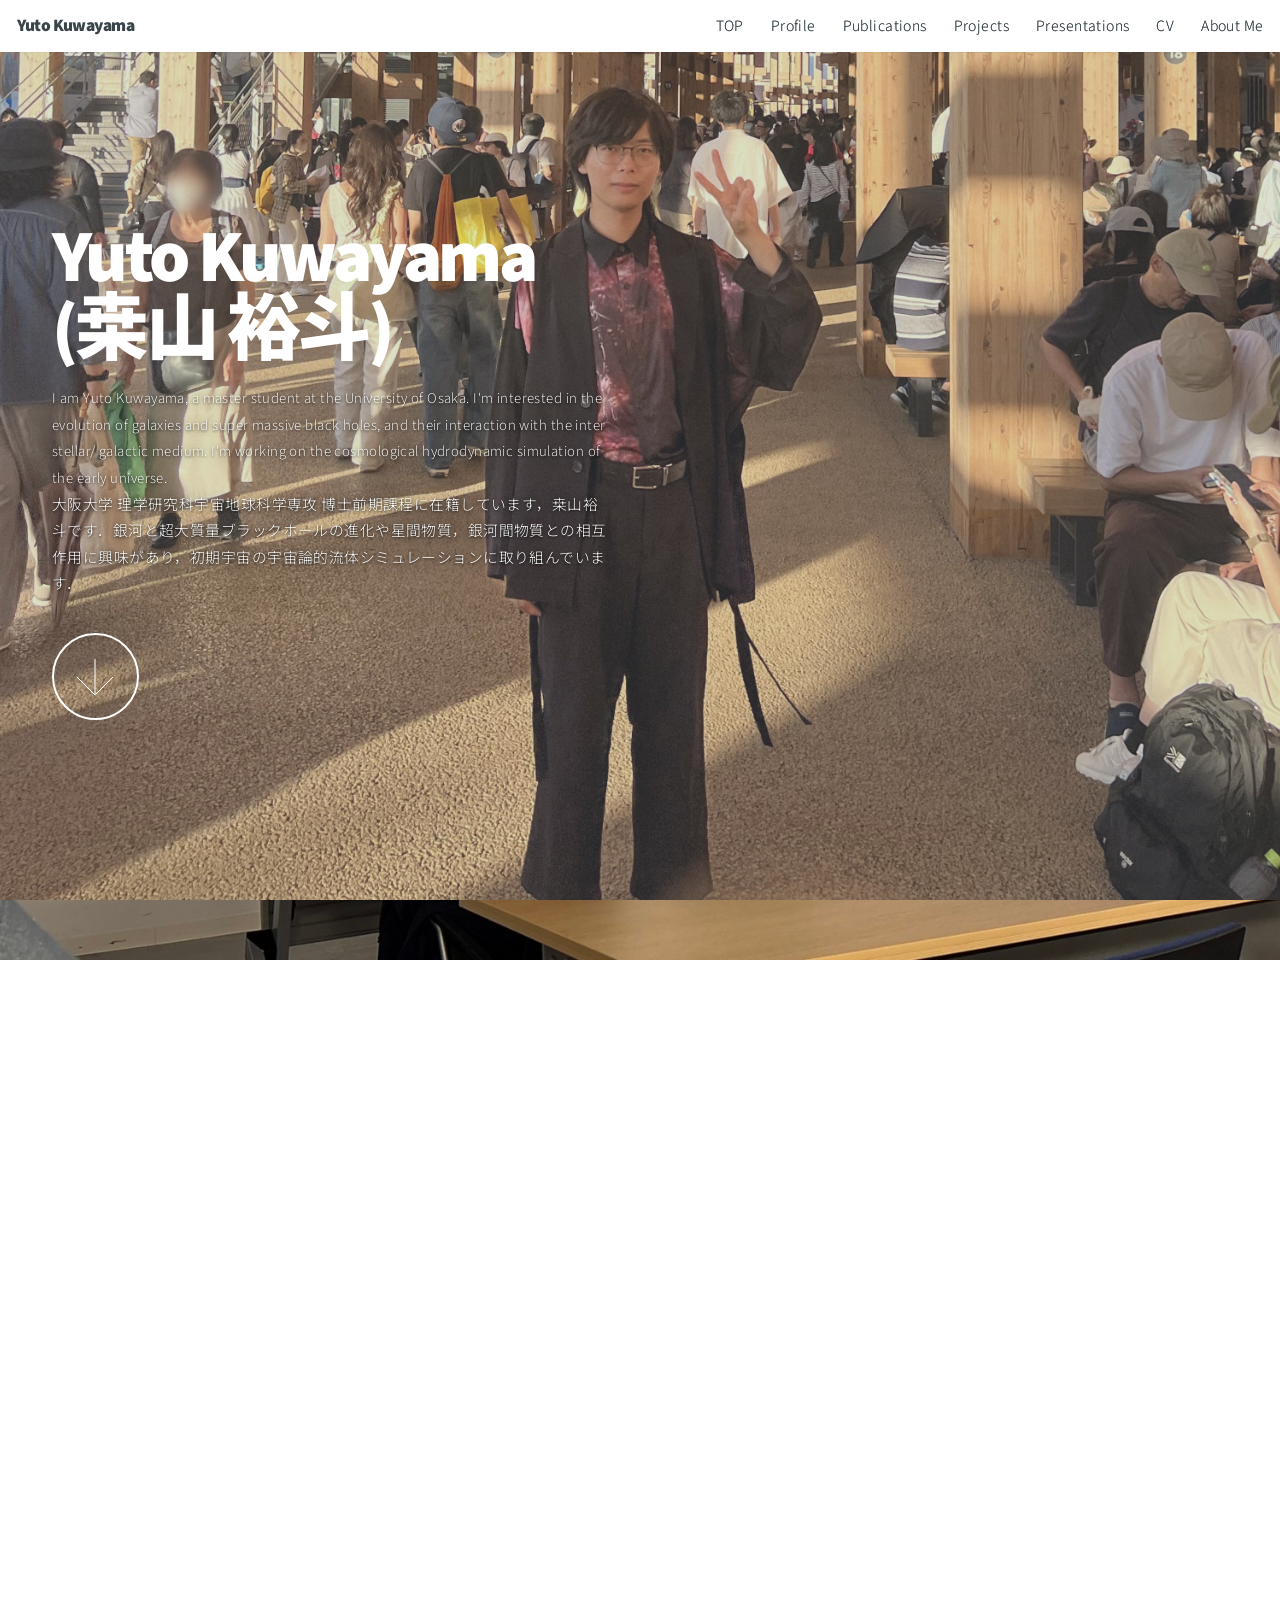
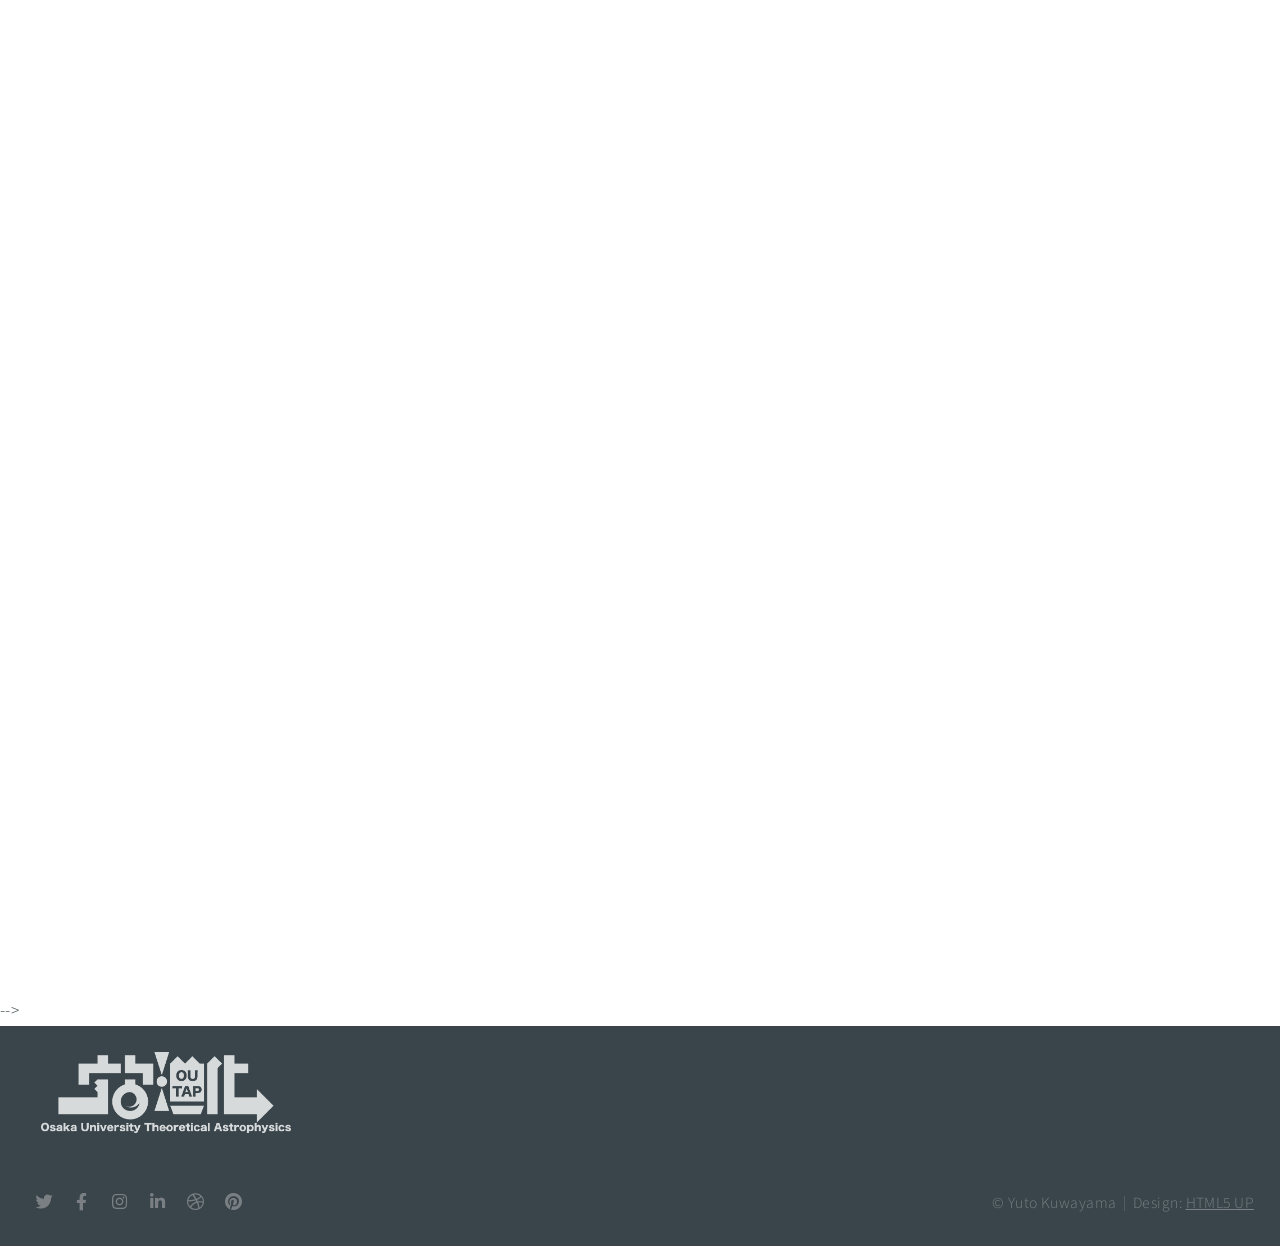
<file: index.html>
<!DOCTYPE HTML>
<!--
	Big Picture by HTML5 UP
	html5up.net | @ajlkn
	Free for personal and commercial use under the CCA 3.0 license (html5up.net/license)
-->
<html>
	<head>
		<title>Yuto Kuwayama - TOP</title>
		<meta charset="utf-8" />
		<meta name="viewport" content="width=device-width, initial-scale=1, user-scalable=no" />
		<link rel="stylesheet" href="assets/css/main.css" />
		<noscript><link rel="stylesheet" href="assets/css/noscript.css" /></noscript>

		<!-- GoatCounter (アクセス解析 / Cookie なし) -->
		<script data-goatcounter="https://yutokuwayama.goatcounter.com/count"
		        async src="//gc.zgo.at/count.js"></script>
	</head>
	<body class="is-preload">

		<!-- Header -->
			<header id="header">
				<h1>Yuto Kuwayama</h1>
				<nav>
					<ul>
						<li><a href="#intro">TOP</a></li>
						<li><a href="profile.html">Profile</a></li>
						<li><a href="publications.html">Publications</a></li>
						<li><a href="projects.html">Projects</a></li>
						<li><a href="presentations.html">Presentations</a></li>
						<!-- <li><a href="#contact">Contact</a></li>  -->
						<li><a href="Curriculum_Vitae.pdf" target="_blank">CV</a></li>
						<li><a href="aboutme.html">About Me</a></li>
					</ul>
				</nav>
		    <button class="menu-trigger" id="menu-trigger">
		        <span></span>
		        <span></span>
		        <span></span>
		    </button>
		
			<nav id="nav-menu">
				<ul>
					<li><a href="index.html">TOP</a></li>
					<li><a href="profile.html">Profile</a></li>
					<li><a href="publications.html">Publications</a></li>
					<li><a href="projects.html">Projects</a></li>
					<li><a href="presentations.html">Presentations</a></li>
					<li><a href="Curriculum_Vitae.pdf" target="_blank">CV</a></li>
					<li><a href="aboutme.html">About Me</a></li>
				</ul>
			</nav>
			</header>

		<!-- Intro -->
			<section id="intro" class="main style1 dark fullscreen">
				<div class="content">
					<header>
						<h2>Yuto Kuwayama <br> (桒山  裕斗)</h2>
					</header>
					<!-- <p>Welcome to <strong>Big Picture</strong> a responsive site template designed by <a href="https://html5up.net">HTML5 UP</a><br />
					and released for free under the <a href="https://html5up.net/license">Creative Commons Attribution license</a>.</p> -->
					<p> I am Yuto Kuwayama, a master student at the University of Osaka. I'm interested in the evolution of galaxies and super massive black holes, and their interaction with the inter stellar/ galactic medium.
						I'm working on the cosmological hydrodynamic simulation of the early universe. <br>
						大阪大学 理学研究科宇宙地球科学専攻 博士前期課程に在籍しています，桒山裕斗です．銀河と超大質量ブラックホールの進化や星間物質，銀河間物質との相互作用に興味があり，初期宇宙の宇宙論的流体シミュレーションに取り組んでいます．
					</p>
					<footer>
						<a href="#news" class="button style2 down">More</a>
					</footer>
				</div>
			</section>

	<section id="news" class="main style2 left dark fullscreen">
        <div class="content box style2" style="max-width: 850px; padding: 2.5rem;">
            <header>
                <h2>News</h2>
            </header>
            
            <div class="news-scroll-window" style="max-height: 400px; overflow-y: auto; padding-right: 15px; text-align: left;">				
				<ul class="news-list" style="list-style: none; padding: 0; margin: 0;">

					<li style="display: flex; align-items: flex-start; margin-bottom: 1.2rem; padding-bottom: 0.8rem; border-bottom: 1px solid rgba(255, 255, 255, 0.1); font-size: 0.95rem; line-height: 1.5;">
                        <span class="news-date" style="font-weight: bold; flex: 0 0 130px; color: #191818;">November 2026</span>
                        <span class="news-text" style="flex: 1; color: rgba(0, 0, 0, 0.85);">I gave a contribution talk at <a href="https://indico.ipmu.jp/event/525/" target="_blank">Toward a Complete Census of AGN with Large Field Surveys: Emerging Results from Subaru PFS</a>.</span>
                    </li>

					<li style="display: flex; align-items: flex-start; margin-bottom: 1.2rem; padding-bottom: 0.8rem; border-bottom: 1px solid rgba(255, 255, 255, 0.1); font-size: 0.95rem; line-height: 1.5;">
                        <span class="news-date" style="font-weight: bold; flex: 0 0 130px; color: #191818;">September 2026</span>
                        <span class="news-text" style="flex: 1; color: rgba(0, 0, 0, 0.85);">I was selected as a JSPS Research Fellow (DC1), starting April 2027.</span>
                    </li>

					<li style="display: flex; align-items: flex-start; margin-bottom: 1.2rem; padding-bottom: 0.8rem; border-bottom: 1px solid rgba(255, 255, 255, 0.1); font-size: 0.95rem; line-height: 1.5;">
                        <span class="news-date" style="font-weight: bold; flex: 0 0 130px; color: #191818;">September 2026</span>
                        <span class="news-text" style="flex: 1; color: rgba(0, 0, 0, 0.85);">I gave a contribution talk at the <a href="https://sites.google.com/view/galaxy-igm2026/home" target="_blank">Galaxy-IGM Workshop 2026</a>.</span>
                    </li>

					<li style="display: flex; align-items: flex-start; margin-bottom: 1.2rem; padding-bottom: 0.8rem; border-bottom: 1px solid rgba(255, 255, 255, 0.1); font-size: 0.95rem; line-height: 1.5;">
                        <span class="news-date" style="font-weight: bold; flex: 0 0 130px; color: #191818;">September 2026</span>
                        <span class="news-text" style="flex: 1; color: rgba(0, 0, 0, 0.85);">I gave a contribution talk at the <a href="https://sites.google.com/view/nenkai2026fall" target="_blank">Astronomical Society of Japan Autumn Annual Meeting 2026</a>.</span>
                    </li>

					<li style="display: flex; align-items: flex-start; margin-bottom: 1.2rem; padding-bottom: 0.8rem; border-bottom: 1px solid rgba(255, 255, 255, 0.1); font-size: 0.95rem; line-height: 1.5;">
                        <span class="news-date" style="font-weight: bold; flex: 0 0 130px; color: #191818;">August 2026</span>
                        <span class="news-text" style="flex: 1; color: rgba(0, 0, 0, 0.85);">I gave a poster and flash talk at the <a href="https://sites.google.com/view/12th-galaxy-evolution-workshop/" target="_blank">12th Galaxy Evolution Workshop</a>.</span>
                    </li>

					<li style="display: flex; align-items: flex-start; margin-bottom: 1.2rem; padding-bottom: 0.8rem; border-bottom: 1px solid rgba(255, 255, 255, 0.1); font-size: 0.95rem; line-height: 1.5;">
                        <span class="news-date" style="font-weight: bold; flex: 0 0 130px; color: #191818;">May 2026</span>
                        <span class="news-text" style="flex: 1; color: rgba(0, 0, 0, 0.85);">I gave a poster talk at the <a href="https://sites.google.com/view/keklss2026/home" target="_blank">KEK Cosmo 2026</a>.</span>
                    </li>

					<li style="display: flex; align-items: flex-start; margin-bottom: 1.2rem; padding-bottom: 0.8rem; border-bottom: 1px solid rgba(255, 255, 255, 0.1); font-size: 0.95rem; line-height: 1.5;">
                        <span class="news-date" style="font-weight: bold; flex: 0 0 130px; color: #191818;">May 2026</span>
                        <span class="news-text" style="flex: 1; color: rgba(0, 0, 0, 0.85);">I joined the <a href="https://xrsrv1.isas.jaxa.jp/event/5/overview" target="_blank">SKIRT Workshop 2026 in Kyoto</a>.</span>
                    </li>

					<li style="display: flex; align-items: flex-start; margin-bottom: 1.2rem; padding-bottom: 0.8rem; border-bottom: 1px solid rgba(255, 255, 255, 0.1); font-size: 0.95rem; line-height: 1.5;">
						<span class="news-date" style="font-weight: bold; flex: 0 0 130px; color: #191818;">April 2026</span>
						<span class="news-text" style="flex: 1; color: rgba(0, 0, 0, 0.85);">Our paper was accepted to <a href="https://iopscience.iop.org/article/10.3847/1538-4357/ae5798" target="_blank">The Astrophysical Journal</a>.</span>
					</li>

					<li style="display: flex; align-items: flex-start; margin-bottom: 1.2rem; padding-bottom: 0.8rem; border-bottom: 1px solid rgba(255, 255, 255, 0.1); font-size: 0.95rem; line-height: 1.5;">
                        <span class="news-date" style="font-weight: bold; flex: 0 0 130px; color: #191818;">April 2026</span>
                        <span class="news-text" style="flex: 1; color: rgba(0, 0, 0, 0.85);">I gave a contribution talk at the <a href="https://sites.google.com/view/camels-bp-2026/home" target="_blank">CAMELS + Baryon Pasting Meeting @ Osaka</a>.</span>
                    </li>

					<li style="display: flex; align-items: flex-start; margin-bottom: 1.2rem; padding-bottom: 0.8rem; border-bottom: 1px solid rgba(255, 255, 255, 0.1); font-size: 0.95rem; line-height: 1.5;">
						<span class="news-date" style="font-weight: bold; flex: 0 0 130px; color: #191818;">December 2025</span>
						<span class="news-text" style="flex: 1; color: rgba(0, 0, 0, 0.85);">I submitted the first paper to <a href="https://arxiv.org/abs/2512.24966" target="_blank">The Astrophysical Journal</a>.</span>
					</li>

					<li style="display: flex; align-items: flex-start; margin-bottom: 1.2rem; padding-bottom: 0.8rem; border-bottom: 1px solid rgba(255, 255, 255, 0.1); font-size: 0.95rem; line-height: 1.5;">
                        <span class="news-date" style="font-weight: bold; flex: 0 0 130px; color: #191818;">April 2025</span>
                        <span class="news-text" style="flex: 1; color: rgba(0, 0, 0, 0.85);">I entered the Master course at the University of Osaka.</span>
                    </li>
                </ul>
            </div>

        </div>
        <a href="#one" class="button style2 down anchored">Next</a>
    </section>

		<!-- One -->
			<section id="one" class="main style2 right dark fullscreen">
				<div class="content box style2">
					<header>
						<h2>Profile</h2>
					</header>
					<p>The University of Osaka, <a href="https://astro-osaka.jp/OUTAP/index.html" target="_blank">Theoretical Astrophysics Group</a> <br>
						Email: kuwayama[at]astro-osaka.jp <br>
						Research Interests: Galaxy Formation and Evolution, Co-evolution of Galaxies and Super Massive Black Holes, <a href="https://sites.google.com/view/crocodilesimulation/" target="_blank">Cosmological Hydrodynamic Simulations</a>, Radiative Transfer<br>
						<a href="profile.html">Click here for more detailed information </a>

					</p>
				</div>
				<a href="#two" class="button style2 down anchored">Next</a>
			</section>

		<!-- Two -->
			<!-- <section id="two" class="main style2 left dark fullscreen">
				<div class="content box style2">
					<header>
						<h2>Who I Am</h2>
					</header>
					<p>Lorem ipsum dolor sit amet et sapien sed elementum egestas dolore condimentum.
					Fusce blandit ultrices sapien, in accumsan orci rhoncus eu. Sed sodales venenatis arcu,
					id varius justo euismod in. Curabitur egestas consectetur magna.</p>
				</div>
				<a href="#work" class="button style2 down anchored">Next</a>
			</section> -->

		<!-- Work -->
			<!-- <section id="work" class="main style3 primary">
				<div class="content">
					<header>
						<h2>My Work</h2>
						<p>Lorem ipsum dolor sit amet et sapien sed elementum egestas dolore condimentum.
						Fusce blandit ultrices sapien, in accumsan orci rhoncus eu. Sed sodales venenatis
						arcu, id varius justo euismod in. Curabitur egestas consectetur magna vitae.</p>
					</header>

					<!-- Gallery  -->
						<!-- <div class="gallery">
							<article class="from-left">
								<a href="images/fulls/01.jpg" class="image fit"><img src="images/thumbs/01.jpg" title="The Anonymous Red" alt="" /></a>
							</article>
							<article class="from-right">
								<a href="images/fulls/02.jpg" class="image fit"><img src="images/thumbs/02.jpg" title="Airchitecture II" alt="" /></a>
							</article>
							<article class="from-left">
								<a href="images/fulls/03.jpg" class="image fit"><img src="images/thumbs/03.jpg" title="Air Lounge" alt="" /></a>
							</article>
							<article class="from-right">
								<a href="images/fulls/04.jpg" class="image fit"><img src="images/thumbs/04.jpg" title="Carry on" alt="" /></a>
							</article>
							<article class="from-left">
								<a href="images/fulls/05.jpg" class="image fit"><img src="images/thumbs/05.jpg" title="The sparkling shell" alt="" /></a>
							</article>
							<article class="from-right">
								<a href="images/fulls/06.jpg" class="image fit"><img src="images/thumbs/06.jpg" title="Bent IX" alt="" /></a>
							</article>
						</div>

				</div> -->
			</section> -->

		<!-- Contact -->
			<!-- <section id="contact" class="main style3 secondary">
				<div class="content">
					<header>
						<h2>Say Hello.</h2>
						<p>Lorem ipsum dolor sit amet et sapien sed elementum egestas dolore condimentum.</p>
					</header>
					<div class="box">
						<form method="post" action="#">
							<div class="fields">
								<div class="field half"><input type="text" name="name" placeholder="Name" /></div>
								<div class="field half"><input type="email" name="email" placeholder="Email" /></div>
								<div class="field"><textarea name="message" placeholder="Message" rows="6"></textarea></div>
							</div>
							<ul class="actions special">
								<li><input type="submit" value="Send Message" /></li>
							</ul>
						</form>
					</div>
				</div>
			</section> -->

		<!-- Footer -->
			<footer id="footer">

				<div class="affiliation-logos">
					<!-- <a href="https://www.osaka-u.ac.jp/ja" target="_blank">
						<img src="images/UOsaka.png" alt="The University of Osaka" />
					</a>
					 -->
					<a href="https://astro-osaka.jp/OUTAP/index.html" target="_blank">
						<img src="images/outap-logo8white.png" alt="Theoretical Astrophysics Group" />
					</a>
				</div>

			</footer>
				<footer id="footer">

				<!-- Icons -->
					<ul class="icons">
						<li><a href="#" class="icon brands fa-twitter"><span class="label">Twitter</span></a></li>
						<li><a href="#" class="icon brands fa-facebook-f"><span class="label">Facebook</span></a></li>
						<li><a href="#" class="icon brands fa-instagram"><span class="label">Instagram</span></a></li>
						<li><a href="#" class="icon brands fa-linkedin-in"><span class="label">LinkedIn</span></a></li>
						<li><a href="#" class="icon brands fa-dribbble"><span class="label">Dribbble</span></a></li>
						<li><a href="#" class="icon brands fa-pinterest"><span class="label">Pinterest</span></a></li>
					</ul>

				<!-- Menu -->
					<ul class="menu">
						<li>&copy; Yuto Kuwayama</li><li>Design: <a href="https://html5up.net">HTML5 UP</a></li>
					</ul>

			</footer>

		<!-- Scripts -->
			<script src="assets/js/jquery.min.js"></script>
			<script src="assets/js/jquery.poptrox.min.js"></script>
			<script src="assets/js/jquery.scrolly.min.js"></script>
			<script src="assets/js/jquery.scrollex.min.js"></script>
			<script src="assets/js/browser.min.js"></script>
			<script src="assets/js/breakpoints.min.js"></script>
			<script src="assets/js/util.js"></script>
			<script src="assets/js/main.js"></script>
			<script>
		      document.addEventListener('DOMContentLoaded', function() {
		        const trigger = document.getElementById('menu-trigger');
		        const menu = document.getElementById('nav-menu');
		
		        if (trigger && menu) {
		          trigger.addEventListener('click', function() {
		            trigger.classList.toggle('is-active');
		            menu.classList.toggle('is-active');
		          });
		        }
		      });
		    </script>
	  </body>
	</html>

	</body>

</html>
</file>
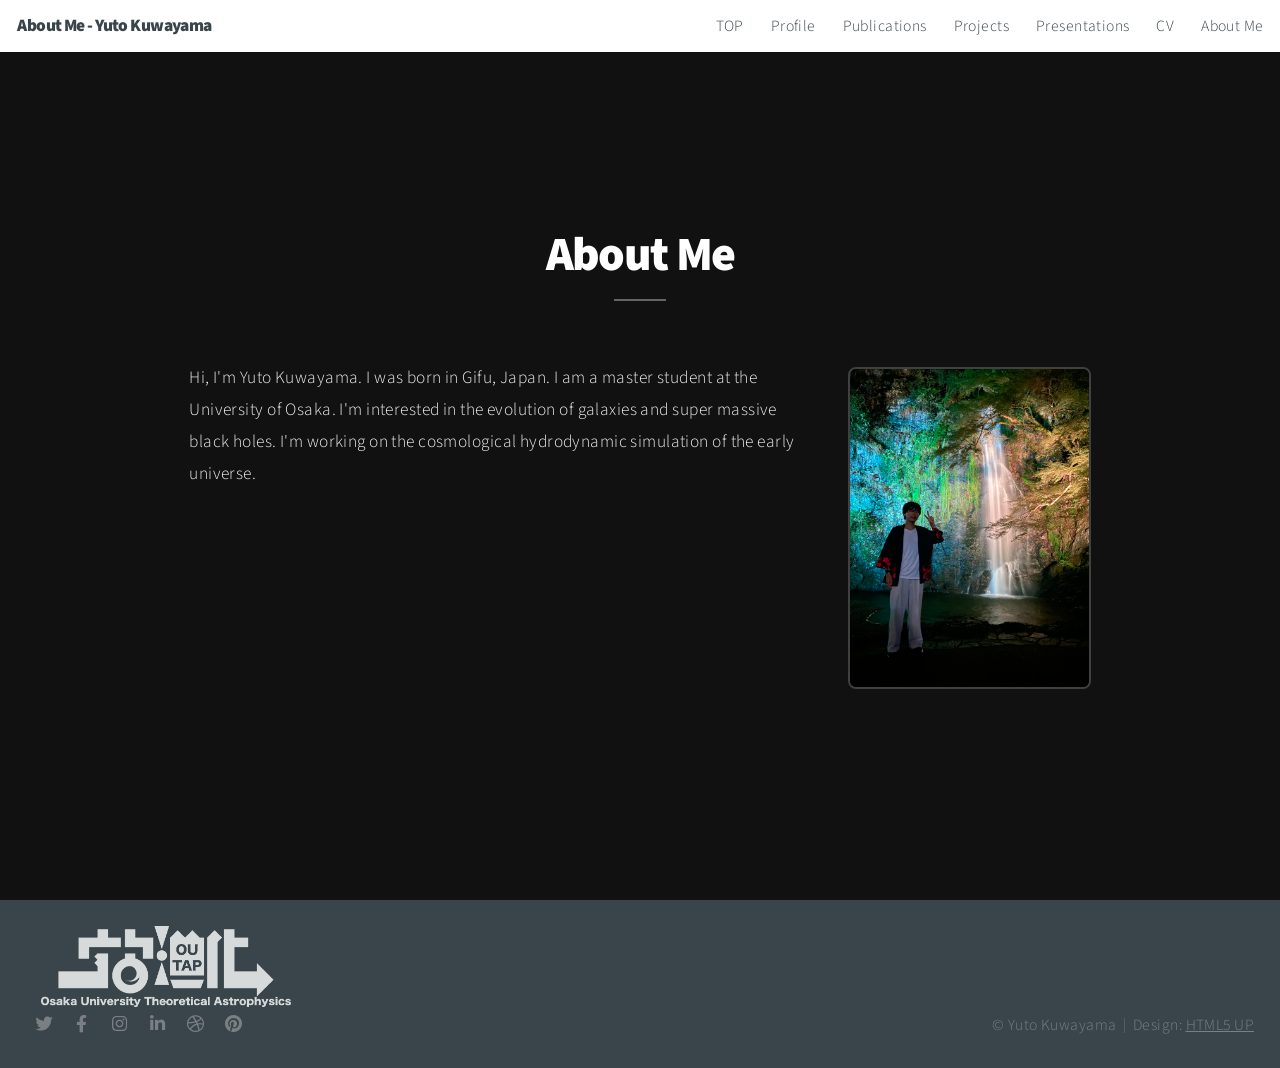
<file: aboutme.html>
<!DOCTYPE HTML>
<!--
	Big Picture by HTML5 UP
	html5up.net | @ajlkn
	Free for personal and commercial use under the CCA 3.0 license (html5up.net/license)
-->
<html>
	<head>
		<title>Yuto Kuwayama - About Me</title>
		<meta charset="utf-8" />
		<meta name="viewport" content="width=device-width, initial-scale=1, user-scalable=no" />
		<link rel="stylesheet" href="assets/css/main.css" />
		<link rel="stylesheet" href="assets/css/subpage.css" />
		<noscript><link rel="stylesheet" href="assets/css/noscript.css" /></noscript>

		<!-- GoatCounter (アクセス解析 / Cookie なし) -->
		<script data-goatcounter="https://yutokuwayama.goatcounter.com/count"
		        async src="//gc.zgo.at/count.js"></script>
	</head>
	<body class="is-preload">

		<!-- Header -->
			<header id="header">
				<h1>About Me - Yuto Kuwayama</h1>

				<button class="menu-trigger" id="menu-trigger">
					<span></span>
					<span></span>
					<span></span>
				</button>

				<nav id="nav-menu">
					<ul>
						<li><a href="index.html">TOP</a></li>
						<li><a href="profile.html">Profile</a></li>
						<li><a href="publications.html">Publications</a></li>
						<li><a href="projects.html">Projects</a></li>
						<li><a href="presentations.html">Presentations</a></li>
						<li><a href="Curriculum_Vitae.pdf" target="_blank">CV</a></li>
						<li><a href="aboutme.html">About Me</a></li>
					</ul>
				</nav>
			</header>

		<!-- About Me -->
			<section id="profile" class="main style1 dark fullscreen subpage">
				<div class="content">

					<header class="page-header">
						<h2 class="page-title">About Me</h2>
					</header>

					<div class="page-section">
						<div class="intro-columns">

							<div class="intro-body">
								<p>
									Hi, I'm Yuto Kuwayama. I was born in Gifu, Japan. I am a master student at the University of Osaka.
									I'm interested in the evolution of galaxies and super massive black holes.
									I'm working on the cosmological hydrodynamic simulation of the early universe.
								</p>
							</div>

							<div class="intro-photo">
								<img src="images/Minoh.jpeg" alt="Profile Picture" />
							</div>

						</div>
					</div>

				</div>
			</section>

		<!-- Footer -->
			<footer id="footer" class="footer-stacked">

				<!-- Affiliation -->
					<div class="affiliation-logos">
						<a href="https://astro-osaka.jp/OUTAP/index.html" target="_blank">
							<img src="images/outap-logo8white.png" alt="Theoretical Astrophysics Group" />
						</a>
					</div>

				<!-- Icons -->
					<ul class="icons">
						<li><a href="#" class="icon brands fa-twitter"><span class="label">Twitter</span></a></li>
						<li><a href="#" class="icon brands fa-facebook-f"><span class="label">Facebook</span></a></li>
						<li><a href="#" class="icon brands fa-instagram"><span class="label">Instagram</span></a></li>
						<li><a href="#" class="icon brands fa-linkedin-in"><span class="label">LinkedIn</span></a></li>
						<li><a href="#" class="icon brands fa-dribbble"><span class="label">Dribbble</span></a></li>
						<li><a href="#" class="icon brands fa-pinterest"><span class="label">Pinterest</span></a></li>
					</ul>

				<!-- Menu -->
					<ul class="menu">
						<li>&copy; Yuto Kuwayama</li><li>Design: <a href="https://html5up.net">HTML5 UP</a></li>
					</ul>

			</footer>

		<!-- Scripts -->
			<script src="assets/js/jquery.min.js"></script>
			<script src="assets/js/jquery.poptrox.min.js"></script>
			<script src="assets/js/jquery.scrolly.min.js"></script>
			<script src="assets/js/jquery.scrollex.min.js"></script>
			<script src="assets/js/browser.min.js"></script>
			<script src="assets/js/breakpoints.min.js"></script>
			<script src="assets/js/util.js"></script>
			<script src="assets/js/main.js"></script>
			<script>
				document.addEventListener('DOMContentLoaded', function() {
					const trigger = document.getElementById('menu-trigger');
					const menu = document.getElementById('nav-menu');

					if (trigger && menu) {
						trigger.addEventListener('click', function() {
							trigger.classList.toggle('is-active');
							menu.classList.toggle('is-active');
						});
					}
				});
			</script>

	</body>
</html>
</file>
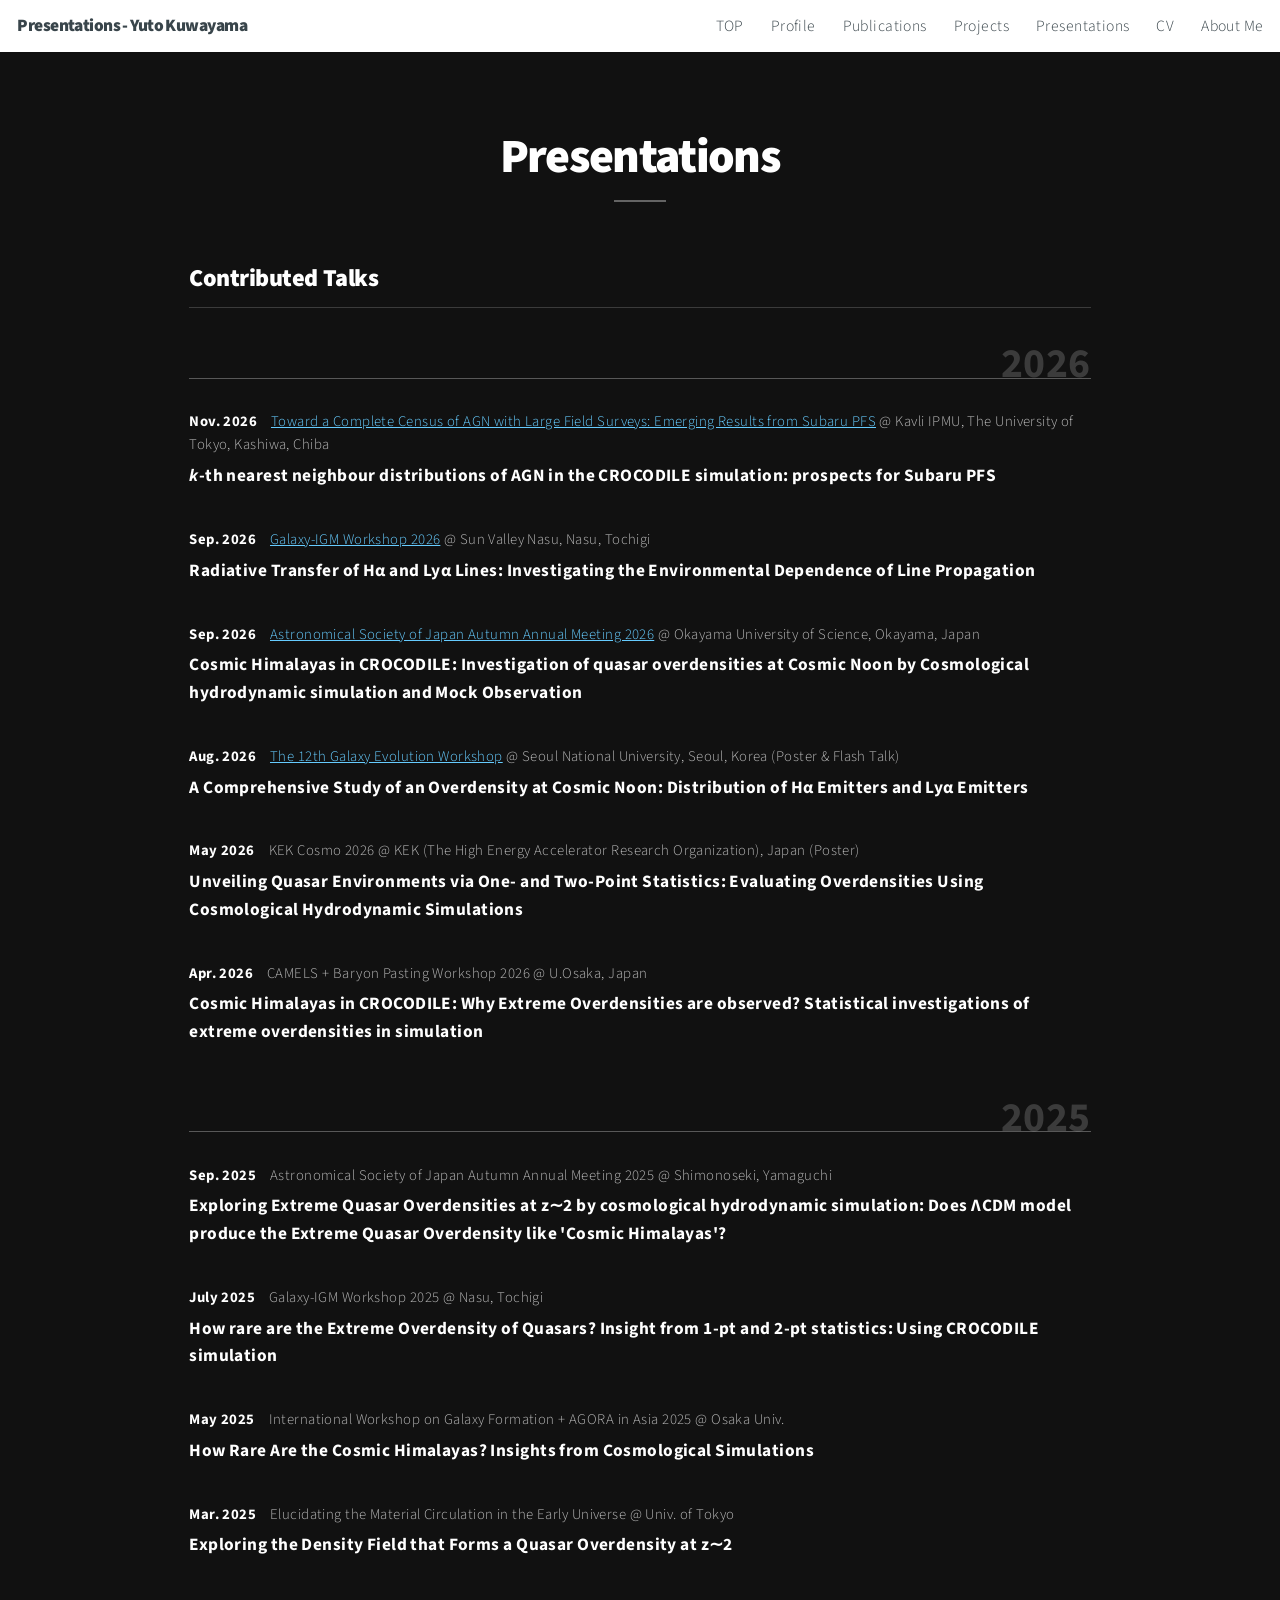
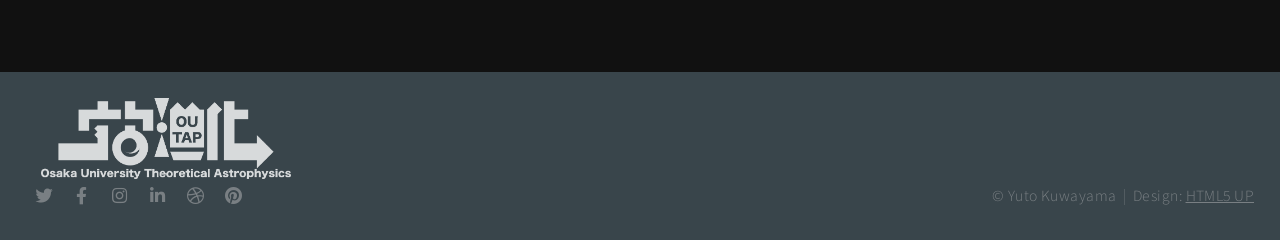
<file: presentations.html>
<!DOCTYPE HTML>
<!--
	Big Picture by HTML5 UP
	html5up.net | @ajlkn
	Free for personal and commercial use under the CCA 3.0 license (html5up.net/license)
-->
<html>
	<head>
		<title>Yuto Kuwayama - Presentations</title>
		<meta charset="utf-8" />
		<meta name="viewport" content="width=device-width, initial-scale=1, user-scalable=no" />
		<link rel="stylesheet" href="assets/css/main.css" />
		<link rel="stylesheet" href="assets/css/subpage.css" />
		<noscript><link rel="stylesheet" href="assets/css/noscript.css" /></noscript>

		<!-- GoatCounter (アクセス解析 / Cookie なし) -->
		<script data-goatcounter="https://yutokuwayama.goatcounter.com/count"
		        async src="//gc.zgo.at/count.js"></script>
	</head>
	<body class="is-preload">

		<!-- Header -->
			<header id="header">
				<h1>Presentations - Yuto Kuwayama</h1>

				<button class="menu-trigger" id="menu-trigger">
					<span></span>
					<span></span>
					<span></span>
				</button>

				<nav id="nav-menu">
					<ul>
						<li><a href="index.html">TOP</a></li>
						<li><a href="profile.html">Profile</a></li>
						<li><a href="publications.html">Publications</a></li>
						<li><a href="projects.html">Projects</a></li>
						<li><a href="presentations.html">Presentations</a></li>
						<li><a href="Curriculum_Vitae.pdf" target="_blank">CV</a></li>
						<li><a href="aboutme.html">About Me</a></li>
					</ul>
				</nav>
			</header>

		<!-- Presentations -->
			<section id="profile" class="main style1 dark fullscreen subpage">
				<div class="content">

					<header class="page-header">
						<h2 class="page-title">Presentations</h2>
					</header>

					<div class="page-section">
						<h3 class="section-title">Contributed Talks</h3>

						<div class="year-separator">
							<span class="year-number">2026</span>
							<hr />
						</div>

						<div class="talk-item">
							<div class="talk-meta">
								<span class="talk-date">Nov. 2026</span>
								<a href="https://indico.ipmu.jp/event/525/" target="_blank">Toward a Complete Census of AGN with Large Field Surveys: Emerging Results from Subaru PFS</a> @ Kavli IPMU, The University of Tokyo, Kashiwa, Chiba
							</div>
							<div class="talk-title"><i>k</i>-th nearest neighbour distributions of AGN in the CROCODILE simulation: prospects for Subaru PFS</div>
						</div>

						<div class="talk-item">
							<div class="talk-meta">
								<span class="talk-date">Sep. 2026</span>
								<a href="https://sites.google.com/view/galaxy-igm2026/home" target="_blank">Galaxy-IGM Workshop 2026</a> @ Sun Valley Nasu, Nasu, Tochigi
							</div>
							<div class="talk-title">Radiative Transfer of Hα and Lyα Lines: Investigating the Environmental Dependence of Line Propagation</div>
						</div>

						<div class="talk-item">
							<div class="talk-meta">
								<span class="talk-date">Sep. 2026</span>
								<a href="https://sites.google.com/view/nenkai2026fall" target="_blank">Astronomical Society of Japan Autumn Annual Meeting 2026</a> @ Okayama University of Science, Okayama, Japan
							</div>
							<div class="talk-title">Cosmic Himalayas in CROCODILE: Investigation of quasar overdensities at Cosmic Noon by Cosmological hydrodynamic simulation and Mock Observation</div>
						</div>

						<div class="talk-item">
							<div class="talk-meta">
								<span class="talk-date">Aug. 2026</span>
								<a href="https://sites.google.com/view/12th-galaxy-evolution-workshop/" target="_blank">The 12th Galaxy Evolution Workshop</a> @ Seoul National University, Seoul, Korea (Poster &amp; Flash Talk)
							</div>
							<div class="talk-title">A Comprehensive Study of an Overdensity at Cosmic Noon: Distribution of Hα Emitters and Lyα Emitters</div>
						</div>

						<div class="talk-item">
							<div class="talk-meta">
								<span class="talk-date">May 2026</span>
								KEK Cosmo 2026 @ KEK (The High Energy Accelerator Research Organization), Japan (Poster)
							</div>
							<div class="talk-title">Unveiling Quasar Environments via One- and Two-Point Statistics: Evaluating Overdensities Using Cosmological Hydrodynamic Simulations</div>
						</div>

						<div class="talk-item">
							<div class="talk-meta">
								<span class="talk-date">Apr. 2026</span>
								CAMELS + Baryon Pasting Workshop 2026 @ U.Osaka, Japan
							</div>
							<div class="talk-title">Cosmic Himalayas in CROCODILE: Why Extreme Overdensities are observed? Statistical investigations of extreme overdensities in simulation</div>
						</div>

						<div class="year-separator">
							<span class="year-number">2025</span>
							<hr />
						</div>

						<div class="talk-item">
							<div class="talk-meta">
								<span class="talk-date">Sep. 2025</span>
								Astronomical Society of Japan Autumn Annual Meeting 2025 @ Shimonoseki, Yamaguchi
							</div>
							<div class="talk-title">Exploring Extreme Quasar Overdensities at z∼2 by cosmological hydrodynamic simulation: Does ΛCDM model produce the Extreme Quasar Overdensity like 'Cosmic Himalayas'?</div>
						</div>

						<div class="talk-item">
							<div class="talk-meta">
								<span class="talk-date">July 2025</span>
								Galaxy-IGM Workshop 2025 @ Nasu, Tochigi
							</div>
							<div class="talk-title">How rare are the Extreme Overdensity of Quasars? Insight from 1-pt and 2-pt statistics: Using CROCODILE simulation</div>
						</div>

						<div class="talk-item">
							<div class="talk-meta">
								<span class="talk-date">May 2025</span>
								International Workshop on Galaxy Formation + AGORA in Asia 2025 @ Osaka Univ.
							</div>
							<div class="talk-title">How Rare Are the Cosmic Himalayas? Insights from Cosmological Simulations</div>
						</div>

						<div class="talk-item">
							<div class="talk-meta">
								<span class="talk-date">Mar. 2025</span>
								Elucidating the Material Circulation in the Early Universe @ Univ. of Tokyo
							</div>
							<div class="talk-title">Exploring the Density Field that Forms a Quasar Overdensity at z∼2</div>
						</div>

					</div>

				</div>
			</section>

		<!-- Footer -->
			<footer id="footer" class="footer-stacked">

				<!-- Affiliation -->
					<div class="affiliation-logos">
						<a href="https://astro-osaka.jp/OUTAP/index.html" target="_blank">
							<img src="images/outap-logo8white.png" alt="Theoretical Astrophysics Group" />
						</a>
					</div>

				<!-- Icons -->
					<ul class="icons">
						<li><a href="#" class="icon brands fa-twitter"><span class="label">Twitter</span></a></li>
						<li><a href="#" class="icon brands fa-facebook-f"><span class="label">Facebook</span></a></li>
						<li><a href="#" class="icon brands fa-instagram"><span class="label">Instagram</span></a></li>
						<li><a href="#" class="icon brands fa-linkedin-in"><span class="label">LinkedIn</span></a></li>
						<li><a href="#" class="icon brands fa-dribbble"><span class="label">Dribbble</span></a></li>
						<li><a href="#" class="icon brands fa-pinterest"><span class="label">Pinterest</span></a></li>
					</ul>

				<!-- Menu -->
					<ul class="menu">
						<li>&copy; Yuto Kuwayama</li><li>Design: <a href="https://html5up.net">HTML5 UP</a></li>
					</ul>

			</footer>

		<!-- Scripts -->
			<script src="assets/js/jquery.min.js"></script>
			<script src="assets/js/jquery.poptrox.min.js"></script>
			<script src="assets/js/jquery.scrolly.min.js"></script>
			<script src="assets/js/jquery.scrollex.min.js"></script>
			<script src="assets/js/browser.min.js"></script>
			<script src="assets/js/breakpoints.min.js"></script>
			<script src="assets/js/util.js"></script>
			<script src="assets/js/main.js"></script>
			<script>
				document.addEventListener('DOMContentLoaded', function() {
					const trigger = document.getElementById('menu-trigger');
					const menu = document.getElementById('nav-menu');

					if (trigger && menu) {
						trigger.addEventListener('click', function() {
							trigger.classList.toggle('is-active');
							menu.classList.toggle('is-active');
						});
					}
				});
			</script>

	</body>
</html>
</file>
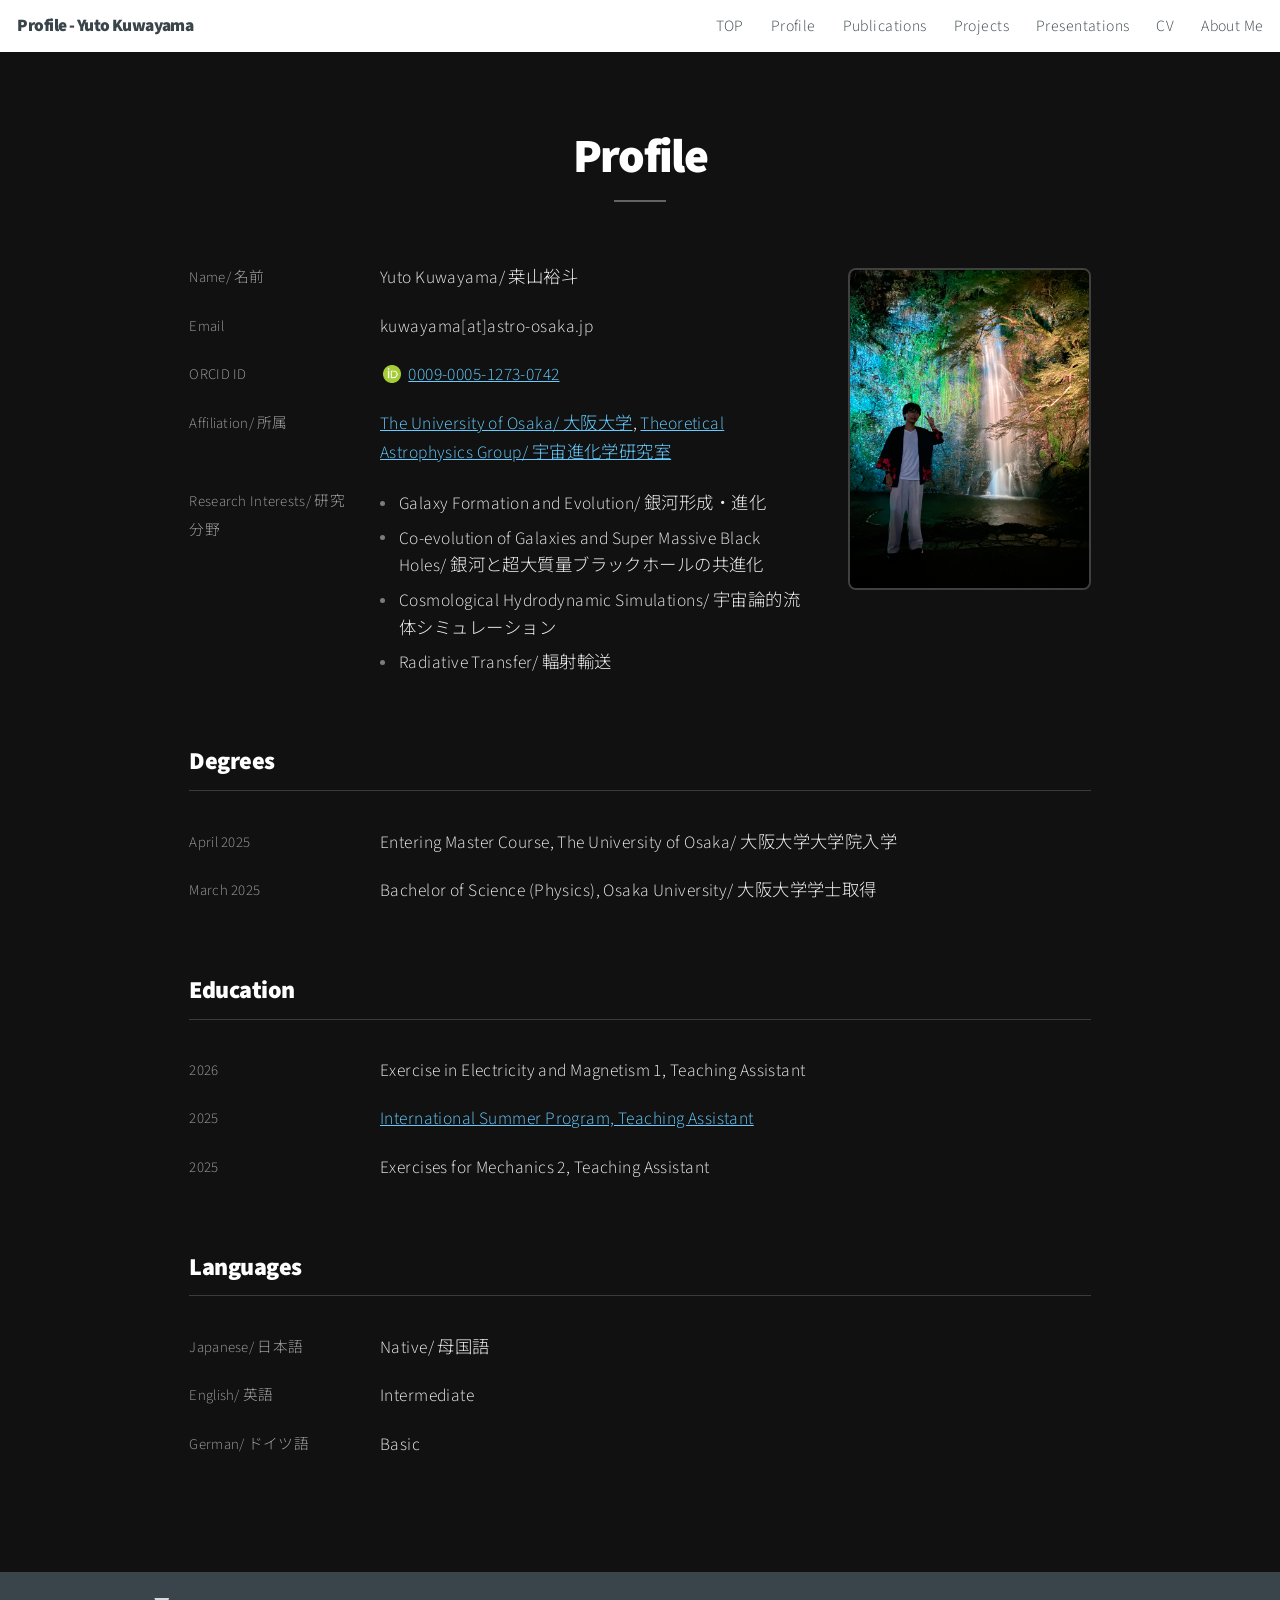
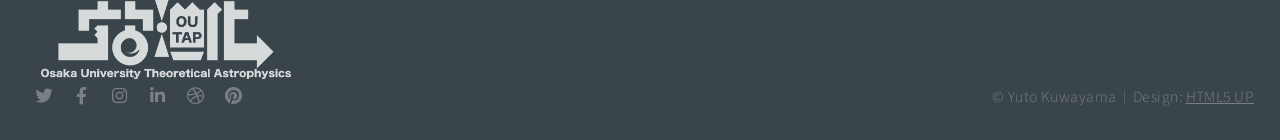
<file: profile.html>
<!DOCTYPE HTML>
<!--
	Big Picture by HTML5 UP
	html5up.net | @ajlkn
	Free for personal and commercial use under the CCA 3.0 license (html5up.net/license)
-->
<html>
	<head>
		<title>Yuto Kuwayama - Profile</title>
		<meta charset="utf-8" />
		<meta name="viewport" content="width=device-width, initial-scale=1, user-scalable=no" />
		<link rel="stylesheet" href="assets/css/main.css" />
		<link rel="stylesheet" href="assets/css/subpage.css" />
		<noscript><link rel="stylesheet" href="assets/css/noscript.css" /></noscript>

		<!-- GoatCounter (アクセス解析 / Cookie なし) -->
		<script data-goatcounter="https://yutokuwayama.goatcounter.com/count"
		        async src="//gc.zgo.at/count.js"></script>
	</head>
	<body class="is-preload">

		<!-- Header -->
			<header id="header">
				<h1>Profile - Yuto Kuwayama</h1>

				<button class="menu-trigger" id="menu-trigger">
					<span></span>
					<span></span>
					<span></span>
				</button>

				<nav id="nav-menu">
					<ul>
						<li><a href="index.html">TOP</a></li>
						<li><a href="profile.html">Profile</a></li>
						<li><a href="publications.html">Publications</a></li>
						<li><a href="projects.html">Projects</a></li>
						<li><a href="presentations.html">Presentations</a></li>
						<li><a href="Curriculum_Vitae.pdf" target="_blank">CV</a></li>
						<li><a href="aboutme.html">About Me</a></li>
					</ul>
				</nav>
			</header>

		<!-- Profile -->
			<section id="profile" class="main style1 dark fullscreen subpage">
				<div class="content">

					<header class="page-header">
						<h2 class="page-title">Profile</h2>
					</header>

					<div class="page-section">
						<div class="intro-columns">

							<div class="intro-body">
								<ul class="info-list">
									<li>
										<span class="info-label">Name/ 名前</span>
										<div class="info-value">Yuto Kuwayama/ 桒山裕斗</div>
									</li>
									<li>
										<span class="info-label">Email</span>
										<div class="info-value">kuwayama[at]astro-osaka.jp</div>
									</li>
									<li>
										<span class="info-label">ORCID ID</span>
										<div class="info-value">
											<img class="orcid-icon" src="images/orcid-ID.png" alt="ORCID logo" />
											<a href="https://orcid.org/0009-0005-1273-0742" target="_blank">0009-0005-1273-0742</a>
										</div>
									</li>
									<li>
										<span class="info-label">Affiliation/ 所属</span>
										<div class="info-value">
											<a href="https://www.sci.osaka-u.ac.jp/en/" target="_blank">The University of Osaka/ 大阪大学</a>,
											<a href="https://astro-osaka.jp/OUTAP/index.html" target="_blank">Theoretical Astrophysics Group/ 宇宙進化学研究室</a>
										</div>
									</li>
									<li>
										<span class="info-label">Research Interests/ 研究分野</span>
										<div class="info-value">
											<ul class="sub-list">
												<li>Galaxy Formation and Evolution/ 銀河形成・進化</li>
												<li>Co-evolution of Galaxies and Super Massive Black Holes/ 銀河と超大質量ブラックホールの共進化</li>
												<li>Cosmological Hydrodynamic Simulations/ 宇宙論的流体シミュレーション</li>
												<li>Radiative Transfer/ 輻射輸送</li>
											</ul>
										</div>
									</li>
								</ul>
							</div>

							<div class="intro-photo">
								<img src="images/Minoh.jpeg" alt="Profile Picture" />
							</div>

						</div>
					</div>

					<div class="page-section">
						<h3 class="section-title">Degrees</h3>
						<ul class="entry-list">
							<li>
								<span class="entry-date">April 2025</span>
								<span class="entry-text">Entering Master Course, The University of Osaka/ 大阪大学大学院入学</span>
							</li>
							<li>
								<span class="entry-date">March 2025</span>
								<span class="entry-text">Bachelor of Science (Physics), Osaka University/ 大阪大学学士取得</span>
							</li>
						</ul>
					</div>

					<div class="page-section">
						<h3 class="section-title">Education</h3>
						<ul class="entry-list">
							<li>
								<span class="entry-date">2026</span>
								<span class="entry-text">Exercise in Electricity and Magnetism 1, Teaching Assistant</span>
							</li>
							<li>
								<span class="entry-date">2025</span>
								<span class="entry-text"><a href="https://www.sci.osaka-u.ac.jp/ja/info/15768/" target="_blank">International Summer Program, Teaching Assistant</a></span>
							</li>
							<li>
								<span class="entry-date">2025</span>
								<span class="entry-text">Exercises for Mechanics 2, Teaching Assistant</span>
							</li>
						</ul>
					</div>

					<div class="page-section">
						<h3 class="section-title">Languages</h3>
						<ul class="entry-list">
							<li>
								<span class="entry-date">Japanese/ 日本語</span>
								<span class="entry-text">Native/ 母国語</span>
							</li>
							<li>
								<span class="entry-date">English/ 英語</span>
								<span class="entry-text">Intermediate</span>
							</li>
							<li>
								<span class="entry-date">German/ ドイツ語</span>
								<span class="entry-text">Basic</span>
							</li>
						</ul>
					</div>

				</div>
			</section>

		<!-- Footer -->
			<footer id="footer" class="footer-stacked">

				<!-- Affiliation -->
					<div class="affiliation-logos">
						<a href="https://astro-osaka.jp/OUTAP/index.html" target="_blank">
							<img src="images/outap-logo8white.png" alt="Theoretical Astrophysics Group" />
						</a>
					</div>

				<!-- Icons -->
					<ul class="icons">
						<li><a href="#" class="icon brands fa-twitter"><span class="label">Twitter</span></a></li>
						<li><a href="#" class="icon brands fa-facebook-f"><span class="label">Facebook</span></a></li>
						<li><a href="#" class="icon brands fa-instagram"><span class="label">Instagram</span></a></li>
						<li><a href="#" class="icon brands fa-linkedin-in"><span class="label">LinkedIn</span></a></li>
						<li><a href="#" class="icon brands fa-dribbble"><span class="label">Dribbble</span></a></li>
						<li><a href="#" class="icon brands fa-pinterest"><span class="label">Pinterest</span></a></li>
					</ul>

				<!-- Menu -->
					<ul class="menu">
						<li>&copy; Yuto Kuwayama</li><li>Design: <a href="https://html5up.net">HTML5 UP</a></li>
					</ul>

			</footer>

		<!-- Scripts -->
			<script src="assets/js/jquery.min.js"></script>
			<script src="assets/js/jquery.poptrox.min.js"></script>
			<script src="assets/js/jquery.scrolly.min.js"></script>
			<script src="assets/js/jquery.scrollex.min.js"></script>
			<script src="assets/js/browser.min.js"></script>
			<script src="assets/js/breakpoints.min.js"></script>
			<script src="assets/js/util.js"></script>
			<script src="assets/js/main.js"></script>
			<script>
				document.addEventListener('DOMContentLoaded', function() {
					const trigger = document.getElementById('menu-trigger');
					const menu = document.getElementById('nav-menu');

					if (trigger && menu) {
						trigger.addEventListener('click', function() {
							trigger.classList.toggle('is-active');
							menu.classList.toggle('is-active');
						});
					}
				});
			</script>

	</body>
</html>
</file>
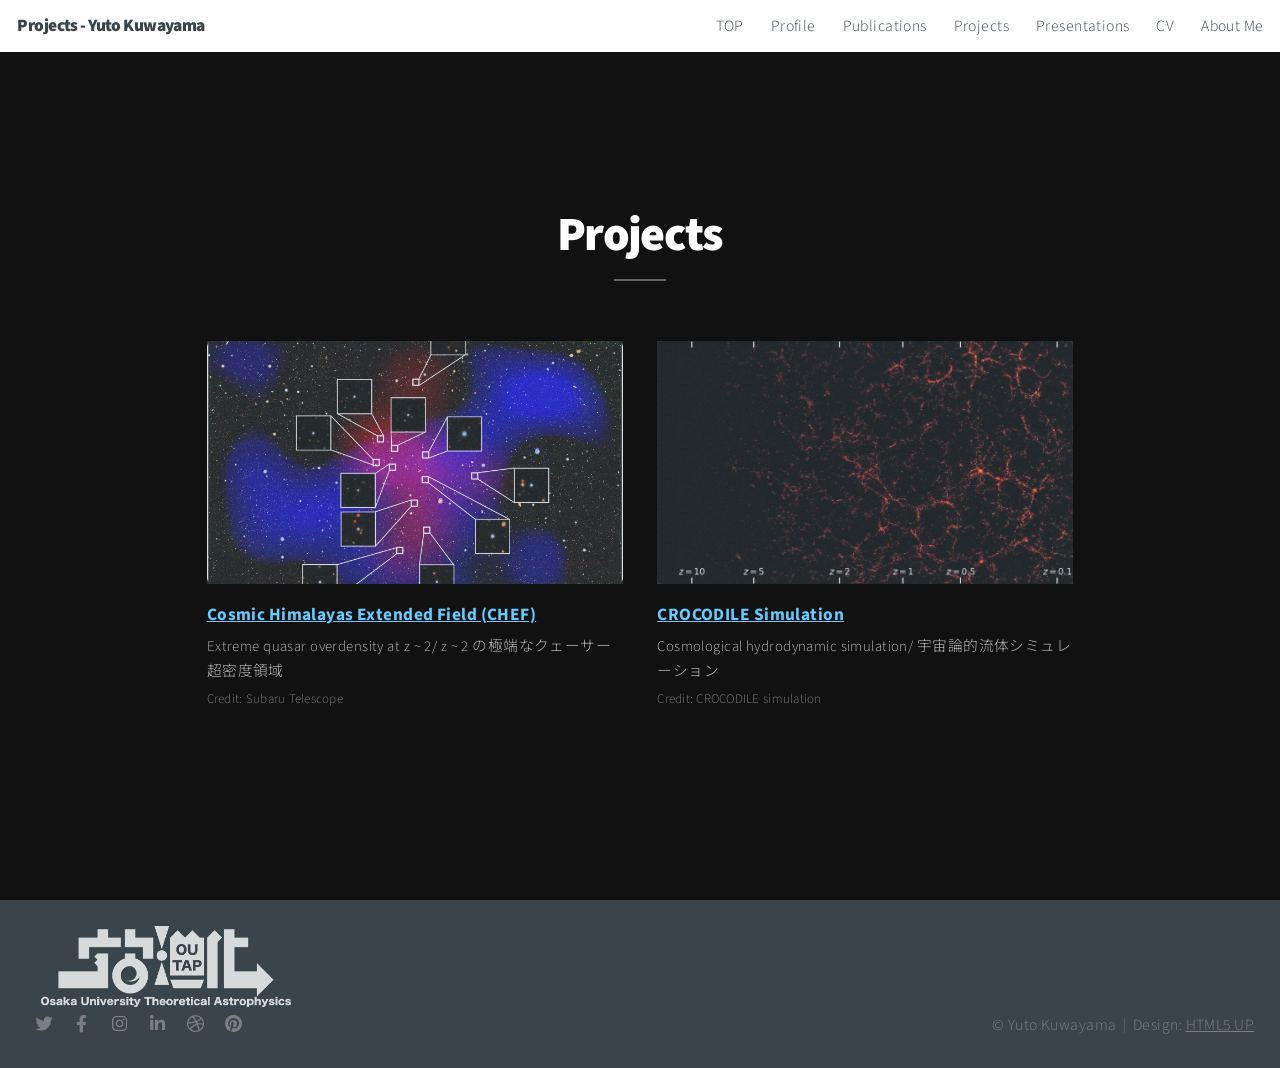
<file: projects.html>
<!DOCTYPE HTML>
<!--
	Big Picture by HTML5 UP
	html5up.net | @ajlkn
	Free for personal and commercial use under the CCA 3.0 license (html5up.net/license)
-->
<html>
	<head>
		<title>Yuto Kuwayama - Projects</title>
		<meta charset="utf-8" />
		<meta name="viewport" content="width=device-width, initial-scale=1, user-scalable=no" />
		<link rel="stylesheet" href="assets/css/main.css" />
		<link rel="stylesheet" href="assets/css/subpage.css" />
		<noscript><link rel="stylesheet" href="assets/css/noscript.css" /></noscript>

		<!-- GoatCounter (アクセス解析 / Cookie なし) -->
		<script data-goatcounter="https://yutokuwayama.goatcounter.com/count"
		        async src="//gc.zgo.at/count.js"></script>
	</head>
	<body class="is-preload">

		<!-- Header -->
			<header id="header">
				<h1>Projects - Yuto Kuwayama</h1>

				<button class="menu-trigger" id="menu-trigger">
					<span></span>
					<span></span>
					<span></span>
				</button>

				<nav id="nav-menu">
					<ul>
						<li><a href="index.html">TOP</a></li>
						<li><a href="profile.html">Profile</a></li>
						<li><a href="publications.html">Publications</a></li>
						<li><a href="projects.html">Projects</a></li>
						<li><a href="presentations.html">Presentations</a></li>
						<li><a href="Curriculum_Vitae.pdf" target="_blank">CV</a></li>
						<li><a href="aboutme.html">About Me</a></li>
					</ul>
				</nav>
			</header>

		<!-- Projects -->
			<section id="profile" class="main style1 dark fullscreen subpage">
				<div class="content">

					<header class="page-header">
						<h2 class="page-title">Projects</h2>
					</header>

					<div class="page-section">
						<div class="gallery">
							<article class="from-left">
								<a href="images/Cosmic_Himalayas.jpeg" class="image fit"><img src="images/Cosmic_Himalayas.jpeg" title="Cosmic Himalayas Extended Field (CHEF)" alt="Cosmic Himalayas Extended Field" /></a>
								<div class="project-caption">
									<div class="project-name"><a href="https://cosmic-himalayas.github.io/chef/" target="_blank">Cosmic Himalayas Extended Field (CHEF)</a></div>
									<div class="project-note">Extreme quasar overdensity at z ~ 2/ z ~ 2 の極端なクェーサー超密度領域</div>
									<div class="project-credit">Credit: Subaru Telescope</div>
								</div>
							</article>
							<article class="from-right">
								<a href="images/CROCODILE.jpg" class="image fit"><img src="images/CROCODILE.jpg" title="CROCODILE Simulation Project" alt="CROCODILE simulation" /></a>
								<div class="project-caption">
									<div class="project-name"><a href="https://sites.google.com/view/crocodilesimulation/" target="_blank">CROCODILE Simulation</a></div>
									<div class="project-note">Cosmological hydrodynamic simulation/ 宇宙論的流体シミュレーション</div>
									<div class="project-credit">Credit: CROCODILE simulation</div>
								</div>
							</article>
						</div>
					</div>

				</div>
			</section>

		<!-- Footer -->
			<footer id="footer" class="footer-stacked">

				<!-- Affiliation -->
					<div class="affiliation-logos">
						<a href="https://astro-osaka.jp/OUTAP/index.html" target="_blank">
							<img src="images/outap-logo8white.png" alt="Theoretical Astrophysics Group" />
						</a>
					</div>

				<!-- Icons -->
					<ul class="icons">
						<li><a href="#" class="icon brands fa-twitter"><span class="label">Twitter</span></a></li>
						<li><a href="#" class="icon brands fa-facebook-f"><span class="label">Facebook</span></a></li>
						<li><a href="#" class="icon brands fa-instagram"><span class="label">Instagram</span></a></li>
						<li><a href="#" class="icon brands fa-linkedin-in"><span class="label">LinkedIn</span></a></li>
						<li><a href="#" class="icon brands fa-dribbble"><span class="label">Dribbble</span></a></li>
						<li><a href="#" class="icon brands fa-pinterest"><span class="label">Pinterest</span></a></li>
					</ul>

				<!-- Menu -->
					<ul class="menu">
						<li>&copy; Yuto Kuwayama</li><li>Design: <a href="https://html5up.net">HTML5 UP</a></li>
					</ul>

			</footer>

		<!-- Scripts -->
			<script src="assets/js/jquery.min.js"></script>
			<script src="assets/js/jquery.poptrox.min.js"></script>
			<script src="assets/js/jquery.scrolly.min.js"></script>
			<script src="assets/js/jquery.scrollex.min.js"></script>
			<script src="assets/js/browser.min.js"></script>
			<script src="assets/js/breakpoints.min.js"></script>
			<script src="assets/js/util.js"></script>
			<script src="assets/js/main.js"></script>
			<script>
				document.addEventListener('DOMContentLoaded', function() {
					const trigger = document.getElementById('menu-trigger');
					const menu = document.getElementById('nav-menu');

					if (trigger && menu) {
						trigger.addEventListener('click', function() {
							trigger.classList.toggle('is-active');
							menu.classList.toggle('is-active');
						});
					}
				});
			</script>

	</body>
</html>
</file>
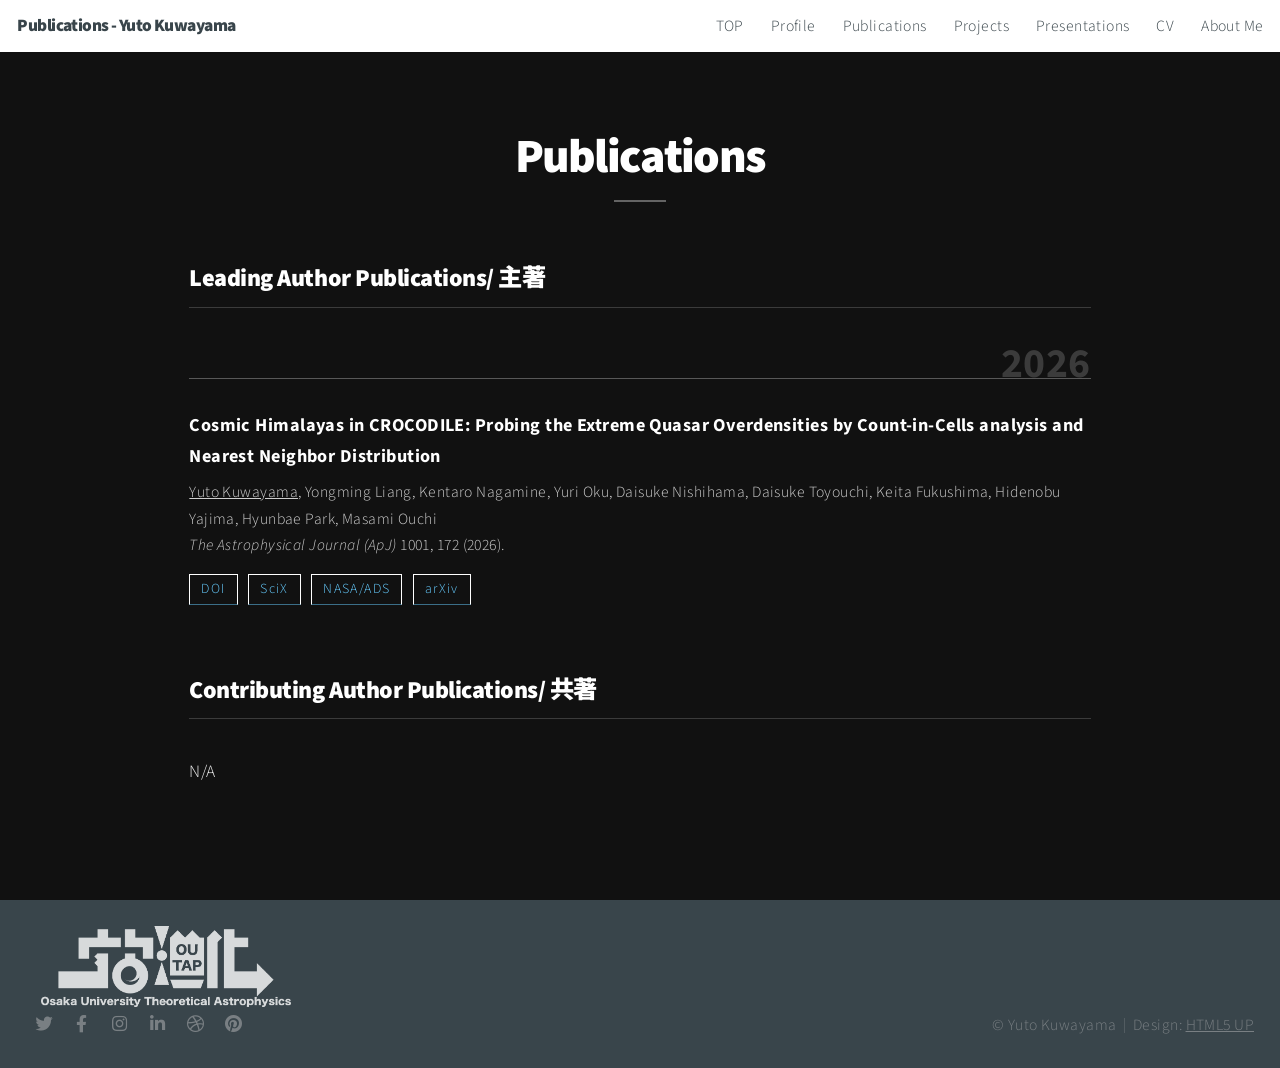
<file: publications.html>
<!DOCTYPE HTML>
<!--
	Big Picture by HTML5 UP
	html5up.net | @ajlkn
	Free for personal and commercial use under the CCA 3.0 license (html5up.net/license)
-->
<html>
	<head>
		<title>Yuto Kuwayama - Publications</title>
		<meta charset="utf-8" />
		<meta name="viewport" content="width=device-width, initial-scale=1, user-scalable=no" />
		<link rel="stylesheet" href="assets/css/main.css" />
		<link rel="stylesheet" href="assets/css/subpage.css" />
		<noscript><link rel="stylesheet" href="assets/css/noscript.css" /></noscript>

		<!-- GoatCounter (アクセス解析 / Cookie なし) -->
		<script data-goatcounter="https://yutokuwayama.goatcounter.com/count"
		        async src="//gc.zgo.at/count.js"></script>
	</head>
	<body class="is-preload">

		<!-- Header -->
			<header id="header">
				<h1>Publications - Yuto Kuwayama</h1>

				<button class="menu-trigger" id="menu-trigger">
					<span></span>
					<span></span>
					<span></span>
				</button>

				<nav id="nav-menu">
					<ul>
						<li><a href="index.html">TOP</a></li>
						<li><a href="profile.html">Profile</a></li>
						<li><a href="publications.html">Publications</a></li>
						<li><a href="projects.html">Projects</a></li>
						<li><a href="presentations.html">Presentations</a></li>
						<li><a href="Curriculum_Vitae.pdf" target="_blank">CV</a></li>
						<li><a href="aboutme.html">About Me</a></li>
					</ul>
				</nav>
			</header>

		<!-- Publications -->
			<section id="profile" class="main style1 dark fullscreen subpage">
				<div class="content">

					<header class="page-header">
						<h2 class="page-title">Publications</h2>
					</header>

					<div class="pub-container">

						<div class="page-section">
							<h3 class="section-title">Leading Author Publications/ 主著</h3>

							<div class="year-separator">
								<span class="year-number">2026</span>
								<hr />
							</div>

							<div class="pub-item">
								<div class="pub-title">Cosmic Himalayas in CROCODILE: Probing the Extreme Quasar Overdensities by Count-in-Cells analysis and Nearest Neighbor Distribution</div>
								<div class="pub-authors"><u>Yuto Kuwayama</u>, Yongming Liang, Kentaro Nagamine, Yuri Oku, Daisuke Nishihama, Daisuke Toyouchi, Keita Fukushima, Hidenobu Yajima, Hyunbae Park, Masami Ouchi</div>
								<div class="pub-journal"><i>The Astrophysical Journal (ApJ)</i> 1001, 172 (2026).</div>
								<div class="pub-links">
									<a href="https://iopscience.iop.org/article/10.3847/1538-4357/ae5798" target="_blank" class="button-doi">DOI</a>
									<a href="https://scixplorer.org/abs/2025arXiv251224966K/abstract" target="_blank" class="button-doi">SciX</a>
									<a href="https://ui.adsabs.harvard.edu/abs/2025arXiv251224966K/abstract" target="_blank" class="button-doi">NASA/ADS</a>
									<a href="https://arxiv.org/abs/2512.24966" target="_blank" class="button-doi">arXiv</a>
								</div>
							</div>
						</div>

						<div class="page-section">
							<h3 class="section-title">Contributing Author Publications/ 共著</h3>
							<p>N/A</p>
						</div>

					</div>

				</div>
			</section>

		<!-- Footer -->
			<footer id="footer" class="footer-stacked">

				<!-- Affiliation -->
					<div class="affiliation-logos">
						<a href="https://astro-osaka.jp/OUTAP/index.html" target="_blank">
							<img src="images/outap-logo8white.png" alt="Theoretical Astrophysics Group" />
						</a>
					</div>

				<!-- Icons -->
					<ul class="icons">
						<li><a href="#" class="icon brands fa-twitter"><span class="label">Twitter</span></a></li>
						<li><a href="#" class="icon brands fa-facebook-f"><span class="label">Facebook</span></a></li>
						<li><a href="#" class="icon brands fa-instagram"><span class="label">Instagram</span></a></li>
						<li><a href="#" class="icon brands fa-linkedin-in"><span class="label">LinkedIn</span></a></li>
						<li><a href="#" class="icon brands fa-dribbble"><span class="label">Dribbble</span></a></li>
						<li><a href="#" class="icon brands fa-pinterest"><span class="label">Pinterest</span></a></li>
					</ul>

				<!-- Menu -->
					<ul class="menu">
						<li>&copy; Yuto Kuwayama</li><li>Design: <a href="https://html5up.net">HTML5 UP</a></li>
					</ul>

			</footer>

		<!-- Scripts -->
			<script src="assets/js/jquery.min.js"></script>
			<script src="assets/js/jquery.poptrox.min.js"></script>
			<script src="assets/js/jquery.scrolly.min.js"></script>
			<script src="assets/js/jquery.scrollex.min.js"></script>
			<script src="assets/js/browser.min.js"></script>
			<script src="assets/js/breakpoints.min.js"></script>
			<script src="assets/js/util.js"></script>
			<script src="assets/js/main.js"></script>
			<script>
				document.addEventListener('DOMContentLoaded', function() {
					const trigger = document.getElementById('menu-trigger');
					const menu = document.getElementById('nav-menu');

					if (trigger && menu) {
						trigger.addEventListener('click', function() {
							trigger.classList.toggle('is-active');
							menu.classList.toggle('is-active');
						});
					}
				});
			</script>

	</body>
</html>
</file>
<file: assets/css/main.css>
@import url("https://fonts.googleapis.com/css?family=Source+Sans+Pro:300,900");
/* 日本語用のウェブフォント。閲覧者の端末にフォントが無くても，また
   「桒」のような JIS X 0208 外の字でも同じ字形で表示されるようにする。 */
@import url("https://fonts.googleapis.com/css2?family=Noto+Sans+JP:wght@300;400;700&display=swap");
@import url("fontawesome-all.min.css");

/*
	Big Picture by HTML5 UP
	html5up.net | @ajlkn
	Free for personal and commercial use under the CCA 3.0 license (html5up.net/license)
*/

html, body, div, span, applet, object,
iframe, h1, h2, h3, h4, h5, h6, p, blockquote,
pre, a, abbr, acronym, address, big, cite,
code, del, dfn, em, img, ins, kbd, q, s, samp,
small, strike, strong, sub, sup, tt, var, b,
u, i, center, dl, dt, dd, ol, ul, li, fieldset,
form, label, legend, table, caption, tbody,
tfoot, thead, tr, th, td, article, aside,
canvas, details, embed, figure, figcaption,
footer, header, hgroup, menu, nav, output, ruby,
section, summary, time, mark, audio, video {
	margin: 0;
	padding: 0;
	border: 0;
	font-size: 100%;
	font: inherit;
	vertical-align: baseline;}

article, aside, details, figcaption, figure,
footer, header, hgroup, menu, nav, section {
	display: block;}

body {
	line-height: 1;
}

ol, ul {
	list-style: none;
}

blockquote, q {
	quotes: none;
}

	blockquote:before, blockquote:after, q:before, q:after {
		content: '';
		content: none;
	}

table {
	border-collapse: collapse;
	border-spacing: 0;
}

body {
	-webkit-text-size-adjust: none;
}

mark {
	background-color: transparent;
	color: inherit;
}

input::-moz-focus-inner {
	border: 0;
	padding: 0;
}

input, select, textarea {
	-moz-appearance: none;
	-webkit-appearance: none;
	-ms-appearance: none;
	appearance: none;
}

/* Basic */

	@-ms-viewport {
		width: device-width;
	}

	html {
		height: 100%;
	}

	html {
		box-sizing: border-box;
	}

	*, *:before, *:after {
		box-sizing: inherit;
	}

	body {
		background: #ffffff;
		height: 100%;
		min-width: 320px;
	}

		body.is-preload *, body.is-preload *:before, body.is-preload *:after {
			-moz-animation: none !important;
			-webkit-animation: none !important;
			-ms-animation: none !important;
			animation: none !important;
			-moz-transition: none !important;
			-webkit-transition: none !important;
			-ms-transition: none !important;
			transition: none !important;
		}

/* Spinner */

	@-moz-keyframes spinner-rotate {
		0% {
			-moz-transform: scale(1) rotate(0deg);
			-webkit-transform: scale(1) rotate(0deg);
			-ms-transform: scale(1) rotate(0deg);
			transform: scale(1) rotate(0deg);
		}

		100% {
			-moz-transform: scale(1) rotate(360deg);
			-webkit-transform: scale(1) rotate(360deg);
			-ms-transform: scale(1) rotate(360deg);
			transform: scale(1) rotate(360deg);
		}
	}

	@-webkit-keyframes spinner-rotate {
		0% {
			-moz-transform: scale(1) rotate(0deg);
			-webkit-transform: scale(1) rotate(0deg);
			-ms-transform: scale(1) rotate(0deg);
			transform: scale(1) rotate(0deg);
		}

		100% {
			-moz-transform: scale(1) rotate(360deg);
			-webkit-transform: scale(1) rotate(360deg);
			-ms-transform: scale(1) rotate(360deg);
			transform: scale(1) rotate(360deg);
		}
	}

	@-ms-keyframes spinner-rotate {
		0% {
			-moz-transform: scale(1) rotate(0deg);
			-webkit-transform: scale(1) rotate(0deg);
			-ms-transform: scale(1) rotate(0deg);
			transform: scale(1) rotate(0deg);
		}

		100% {
			-moz-transform: scale(1) rotate(360deg);
			-webkit-transform: scale(1) rotate(360deg);
			-ms-transform: scale(1) rotate(360deg);
			transform: scale(1) rotate(360deg);
		}
	}

	@keyframes spinner-rotate {
		0% {
			-moz-transform: scale(1) rotate(0deg);
			-webkit-transform: scale(1) rotate(0deg);
			-ms-transform: scale(1) rotate(0deg);
			transform: scale(1) rotate(0deg);
		}

		100% {
			-moz-transform: scale(1) rotate(360deg);
			-webkit-transform: scale(1) rotate(360deg);
			-ms-transform: scale(1) rotate(360deg);
			transform: scale(1) rotate(360deg);
		}
	}

/* Loader */

	@-moz-keyframes spinner-show {
		0% {
			opacity: 0;
		}

		100% {
			opacity: 1;
		}
	}

	@-webkit-keyframes spinner-show {
		0% {
			opacity: 0;
		}

		100% {
			opacity: 1;
		}
	}

	@-ms-keyframes spinner-show {
		0% {
			opacity: 0;
		}

		100% {
			opacity: 1;
		}
	}

	@keyframes spinner-show {
		0% {
			opacity: 0;
		}

		100% {
			opacity: 1;
		}
	}

	@-moz-keyframes spinner-hide {
		0% {
			-moz-transform: scale(1) rotate(0deg);
			-webkit-transform: scale(1) rotate(0deg);
			-ms-transform: scale(1) rotate(0deg);
			transform: scale(1) rotate(0deg);
			color: #e5e6e7;
			z-index: 100001;
		}

		99% {
			-moz-transform: scale(0.5) rotate(360deg);
			-webkit-transform: scale(0.5) rotate(360deg);
			-ms-transform: scale(0.5) rotate(360deg);
			transform: scale(0.5) rotate(360deg);
			color: #e5e6e7;
			z-index: 100001;
		}

		100% {
			-moz-transform: scale(0.5) rotate(360deg);
			-webkit-transform: scale(0.5) rotate(360deg);
			-ms-transform: scale(0.5) rotate(360deg);
			transform: scale(0.5) rotate(360deg);
			color: #e5e6e7;
			z-index: -1;
		}
	}

	@-webkit-keyframes spinner-hide {
		0% {
			-moz-transform: scale(1) rotate(0deg);
			-webkit-transform: scale(1) rotate(0deg);
			-ms-transform: scale(1) rotate(0deg);
			transform: scale(1) rotate(0deg);
			color: #e5e6e7;
			z-index: 100001;
		}

		99% {
			-moz-transform: scale(0.5) rotate(360deg);
			-webkit-transform: scale(0.5) rotate(360deg);
			-ms-transform: scale(0.5) rotate(360deg);
			transform: scale(0.5) rotate(360deg);
			color: #e5e6e7;
			z-index: 100001;
		}

		100% {
			-moz-transform: scale(0.5) rotate(360deg);
			-webkit-transform: scale(0.5) rotate(360deg);
			-ms-transform: scale(0.5) rotate(360deg);
			transform: scale(0.5) rotate(360deg);
			color: #e5e6e7;
			z-index: -1;
		}
	}

	@-ms-keyframes spinner-hide {
		0% {
			-moz-transform: scale(1) rotate(0deg);
			-webkit-transform: scale(1) rotate(0deg);
			-ms-transform: scale(1) rotate(0deg);
			transform: scale(1) rotate(0deg);
			color: #e5e6e7;
			z-index: 100001;
		}

		99% {
			-moz-transform: scale(0.5) rotate(360deg);
			-webkit-transform: scale(0.5) rotate(360deg);
			-ms-transform: scale(0.5) rotate(360deg);
			transform: scale(0.5) rotate(360deg);
			color: #e5e6e7;
			z-index: 100001;
		}

		100% {
			-moz-transform: scale(0.5) rotate(360deg);
			-webkit-transform: scale(0.5) rotate(360deg);
			-ms-transform: scale(0.5) rotate(360deg);
			transform: scale(0.5) rotate(360deg);
			color: #e5e6e7;
			z-index: -1;
		}
	}

	@keyframes spinner-hide {
		0% {
			-moz-transform: scale(1) rotate(0deg);
			-webkit-transform: scale(1) rotate(0deg);
			-ms-transform: scale(1) rotate(0deg);
			transform: scale(1) rotate(0deg);
			color: #e5e6e7;
			z-index: 100001;
		}

		99% {
			-moz-transform: scale(0.5) rotate(360deg);
			-webkit-transform: scale(0.5) rotate(360deg);
			-ms-transform: scale(0.5) rotate(360deg);
			transform: scale(0.5) rotate(360deg);
			color: #e5e6e7;
			z-index: 100001;
		}

		100% {
			-moz-transform: scale(0.5) rotate(360deg);
			-webkit-transform: scale(0.5) rotate(360deg);
			-ms-transform: scale(0.5) rotate(360deg);
			transform: scale(0.5) rotate(360deg);
			color: #e5e6e7;
			z-index: -1;
		}
	}

	@-moz-keyframes overlay-hide {
		0% {
			opacity: 1;
			z-index: 100000;
		}

		15% {
			opacity: 1;
			z-index: 100000;
		}

		99% {
			opacity: 0;
			z-index: 100000;
		}

		100% {
			opacity: 0;
			z-index: -1;
		}
	}

	@-webkit-keyframes overlay-hide {
		0% {
			opacity: 1;
			z-index: 100000;
		}

		15% {
			opacity: 1;
			z-index: 100000;
		}

		99% {
			opacity: 0;
			z-index: 100000;
		}

		100% {
			opacity: 0;
			z-index: -1;
		}
	}

	@-ms-keyframes overlay-hide {
		0% {
			opacity: 1;
			z-index: 100000;
		}

		15% {
			opacity: 1;
			z-index: 100000;
		}

		99% {
			opacity: 0;
			z-index: 100000;
		}

		100% {
			opacity: 0;
			z-index: -1;
		}
	}

	@keyframes overlay-hide {
		0% {
			opacity: 1;
			z-index: 100000;
		}

		15% {
			opacity: 1;
			z-index: 100000;
		}

		99% {
			opacity: 0;
			z-index: 100000;
		}

		100% {
			opacity: 0;
			z-index: -1;
		}
	}

	body {
		text-decoration: none;
	}

		body:before {
			-moz-animation: spinner-show 1.5s 1 0.25s ease forwards, spinner-hide 0.25s ease-in-out forwards !important;
			-webkit-animation: spinner-show 1.5s 1 0.25s ease forwards, spinner-hide 0.25s ease-in-out forwards !important;
			-ms-animation: spinner-show 1.5s 1 0.25s ease forwards, spinner-hide 0.25s ease-in-out forwards !important;
			animation: spinner-show 1.5s 1 0.25s ease forwards, spinner-hide 0.25s ease-in-out forwards !important;
			-moz-transform-origin: 50% 50%;
			-webkit-transform-origin: 50% 50%;
			-ms-transform-origin: 50% 50%;
			transform-origin: 50% 50%;
			-moz-osx-font-smoothing: grayscale;
			-webkit-font-smoothing: antialiased;
			font-family: FontAwesome;
			font-style: normal;
			font-weight: normal;
			text-transform: none !important;
			color: #e5e6e7;
			content: '\f1ce';
			cursor: default;
			display: block;
			font-size: 2em;
			height: 2em;
			left: 50%;
			line-height: 2em;
			margin: -1em 0 0 -1em;
			opacity: 0;
			position: fixed;
			text-align: center;
			top: 50%;
			width: 2em;
			z-index: -1;
		}

		body:after {
			-moz-animation: overlay-hide 1.5s ease-in forwards !important;
			-webkit-animation: overlay-hide 1.5s ease-in forwards !important;
			-ms-animation: overlay-hide 1.5s ease-in forwards !important;
			animation: overlay-hide 1.5s ease-in forwards !important;
			background: #ffffff;
			content: '';
			display: block;
			height: 100%;
			left: 0;
			opacity: 0;
			position: fixed;
			top: 0;
			width: 100%;
			z-index: -1;
		}

		body.is-preload:before {
			-moz-animation: spinner-show 1.5s 1 0.25s ease forwards, spinner-rotate 0.75s infinite linear !important;
			-webkit-animation: spinner-show 1.5s 1 0.25s ease forwards, spinner-rotate 0.75s infinite linear !important;
			-ms-animation: spinner-show 1.5s 1 0.25s ease forwards, spinner-rotate 0.75s infinite linear !important;
			animation: spinner-show 1.5s 1 0.25s ease forwards, spinner-rotate 0.75s infinite linear !important;
			z-index: 100001;
		}

		body.is-preload:after {
			-moz-animation: none !important;
			-webkit-animation: none !important;
			-ms-animation: none !important;
			animation: none !important;
			opacity: 1;
			z-index: 100000;
		}

	@media (-webkit-min-device-pixel-ratio: 2) {

		body:before {
			line-height: 2.025em;
		}

	}

/* Type */

	body, input, textarea, select {
		font-family: "Source Sans Pro", "Noto Sans JP", sans-serif;
		font-weight: 300;
		font-size: 18pt;
		line-height: 1.75em;
		color: #39454b;
		letter-spacing: 0.025em;
	}

		@media screen and (max-width: 1920px) {

			body, input, textarea, select {
				font-size: 17pt;
			}

		}

		@media screen and (max-width: 1680px) {

			body, input, textarea, select {
				font-size: 15pt;
			}

		}

		@media screen and (max-width: 1280px) {

			body, input, textarea, select {
				font-size: 13pt;
			}

		}

		@media screen and (max-width: 1000px) {

			body, input, textarea, select {
				font-size: 13pt;
			}

		}

		@media screen and (max-width: 736px) {

			body, input, textarea, select {
				font-size: 12pt;
				line-height: 1.5em;
			}

		}

	h1, h2, h3, h4, h5, h6 {
		font-weight: 900;
		color: inherit;
		letter-spacing: -0.0325em;
	}

		h1 a, h2 a, h3 a, h4 a, h5 a, h6 a {
			color: inherit;
			text-decoration: none;
		}

	h2 {
		font-size: 2.25em;
		line-height: 1.25em;
		letter-spacing: -0.05em;
	}

	@media screen and (max-width: 736px) {

		h2 {
			font-size: 1.5em;
		}

	}

	strong, b {
		font-weight: 900;
		color: inherit;
	}

	em, i {
		font-style: italic;
	}

	a {
		-moz-transition: color 0.2s ease-in-out;
		-webkit-transition: color 0.2s ease-in-out;
		-ms-transition: color 0.2s ease-in-out;
		transition: color 0.2s ease-in-out;
		color: #98c593;
	}

	sub {
		position: relative;
		top: 0.5em;
		font-size: 0.8em;
	}

	sup {
		position: relative;
		top: -0.5em;
		font-size: 0.8em;
	}

	hr {
		border: 0;
		border-top: solid 1px #e5e6e7;
	}

	blockquote {
		border-left: solid 0.5em #e5e6e7;
		padding: 1em 0 1em 2em;
		font-style: italic;
	}

	p, ul, ol, dl, table {
		margin-bottom: 1em;
	}

/* Box */

	.box {
		background: #ffffff;
		color: #39454b;
		padding: 2em;
	}

		.box > :last-child {
			margin-bottom: 0;
		}

		.box.style2 {
			padding: 3.5em 2.5em 3.5em 2.5em;
		}

		@media screen and (max-width: 736px) {

			.box {
				padding: 1em;
			}

				.box.style2 {
					padding: 1.5em 1.25em 1.5em 1.25em;
					background-color: rgba(255, 255, 255, 0.9);
				}

		}

/* Button */

	input[type="button"],
	input[type="submit"],
	input[type="reset"],
	.button,
	button {
		-moz-appearance: none;
		-webkit-appearance: none;
		-ms-appearance: none;
		appearance: none;
		-moz-transition: background-color 0.2s ease-in-out;
		-webkit-transition: background-color 0.2s ease-in-out;
		-ms-transition: background-color 0.2s ease-in-out;
		transition: background-color 0.2s ease-in-out;
		background-color: #98c593;
		border: 0;
		border-radius: 3.5em;
		color: #ffffff;
		cursor: pointer;
		display: inline-block;
		height: 3.5em;
		line-height: 3.5em;
		outline: 0;
		padding: 0 2em 0 2em;
		position: relative;
		text-align: center;
		text-decoration: none;
	}

		input[type="button"].down,
		input[type="submit"].down,
		input[type="reset"].down,
		.button.down,
		button.down {
			width: 5em;
			height: 5em;
			line-height: 4.5em;
			padding: 0;
			background-image: url("images/dark-arrow.svg");
			background-position: center center;
			background-repeat: no-repeat;
			text-indent: -10em;
			overflow: hidden;
		}

			input[type="button"].down.anchored,
			input[type="submit"].down.anchored,
			input[type="reset"].down.anchored,
			.button.down.anchored,
			button.down.anchored {
				bottom: 0;
				border-bottom: 0;
				border-radius: 3em 3em 0 0;
				height: 4.5em;
				margin-left: -2.5em;
			}

		input[type="button"].anchored,
		input[type="submit"].anchored,
		input[type="reset"].anchored,
		.button.anchored,
		button.anchored {
			position: absolute;
			left: 50%;
		}

		input[type="button"]:hover,
		input[type="submit"]:hover,
		input[type="reset"]:hover,
		.button:hover,
		button:hover {
			background-color: #a8cea4;
		}

		input[type="button"]:active,
		input[type="submit"]:active,
		input[type="reset"]:active,
		.button:active,
		button:active {
			background-color: #88bc82;
		}

		input[type="button"].style2,
		input[type="submit"].style2,
		input[type="reset"].style2,
		.button.style2,
		button.style2 {
			background-color: transparent;
			border: solid 2px #e5e6e7;
			color: inherit;
		}

			input[type="button"].style2:hover,
			input[type="submit"].style2:hover,
			input[type="reset"].style2:hover,
			.button.style2:hover,
			button.style2:hover {
				background-color: rgba(229, 230, 231, 0.25);
			}

			input[type="button"].style2:active,
			input[type="submit"].style2:active,
			input[type="reset"].style2:active,
			.button.style2:active,
			button.style2:active {
				background-color: rgba(229, 230, 231, 0.375);
			}

			input[type="button"].style2.down,
			input[type="submit"].style2.down,
			input[type="reset"].style2.down,
			.button.style2.down,
			button.style2.down {
				background-image: url("images/arrow.svg");
			}

/* Form */

	form {
		margin: 0 0 2em 0;
	}

		form > :last-child {
			margin-bottom: 0;
		}

		form > .fields {
			display: -moz-flex;
			display: -webkit-flex;
			display: -ms-flex;
			display: flex;
			-moz-flex-wrap: wrap;
			-webkit-flex-wrap: wrap;
			-ms-flex-wrap: wrap;
			flex-wrap: wrap;
			width: calc(100% + 3em);
			margin: -1.5em 0 2em -1.5em;
		}

			form > .fields > .field {
				-moz-flex-grow: 0;
				-webkit-flex-grow: 0;
				-ms-flex-grow: 0;
				flex-grow: 0;
				-moz-flex-shrink: 0;
				-webkit-flex-shrink: 0;
				-ms-flex-shrink: 0;
				flex-shrink: 0;
				padding: 1.5em 0 0 1.5em;
				width: calc(100% - 1.5em);
			}

				form > .fields > .field.half {
					width: calc(50% - 0.75em);
				}

				form > .fields > .field.third {
					width: calc(100%/3 - 0.5em);
				}

				form > .fields > .field.quarter {
					width: calc(25% - 0.375em);
				}

		@media screen and (max-width: 480px) {

			form > .fields {
				width: calc(100% + 2em);
				margin: -1em 0 2em -1em;
			}

				form > .fields > .field {
					padding: 1em 0 0 1em;
					width: calc(100% - 1em);
				}

					form > .fields > .field.half {
						width: calc(100% - 1em);
					}

					form > .fields > .field.third {
						width: calc(100% - 1em);
					}

					form > .fields > .field.quarter {
						width: calc(100% - 1em);
					}

		}

	label {
		display: block;
	}

	input[type="text"],
	input[type="password"],
	input[type="email"],
	input[type="tel"],
	input[type="search"],
	input[type="url"],
	select,
	textarea {
		-moz-appearance: none;
		-webkit-appearance: none;
		-ms-appearance: none;
		appearance: none;
		-moz-transition: border-color 0.2s ease-in-out, color 0.2s ease-in-out;
		-webkit-transition: border-color 0.2s ease-in-out, color 0.2s ease-in-out;
		-ms-transition: border-color 0.2s ease-in-out, color 0.2s ease-in-out;
		transition: border-color 0.2s ease-in-out, color 0.2s ease-in-out;
		color: #39454b;
		display: block;
		width: 100%;
		padding: 0.65em 0.75em;
		background: none;
		border: solid 2px #e5e6e7;
		color: inherit;
		border-radius: 0.5em;
		outline: none;
	}

		input[type="text"]:focus,
		input[type="password"]:focus,
		input[type="email"]:focus,
		input[type="tel"]:focus,
		input[type="search"]:focus,
		input[type="url"]:focus,
		select:focus,
		textarea:focus {
			border-color: #9ac8e9;
		}

	input[type="text"],
	input[type="password"],
	input[type="email"],
	input[type="tel"],
	input[type="search"],
	input[type="url"],
	select {
		line-height: 1.35em;
	}

	textarea {
		min-height: 8em;
	}

	::-moz-focus-inner {
		border: 0;
	}

	::-webkit-input-placeholder {
		opacity: 0.375;
	}

	:-moz-placeholder {
		opacity: 0.375;
	}

	::-moz-placeholder {
		opacity: 0.375;
	}

	:-ms-input-placeholder {
		opacity: 0.375;
	}

/* Icon */

	.icon {
		text-decoration: none;
		position: relative;
		text-decoration: none;
	}

		.icon:before {
			-moz-osx-font-smoothing: grayscale;
			-webkit-font-smoothing: antialiased;
			display: inline-block;
			font-style: normal;
			font-variant: normal;
			text-rendering: auto;
			line-height: 1;
			text-transform: none !important;
			font-family: 'Font Awesome 5 Free';
			font-weight: 400;
		}

		.icon:before {
			line-height: inherit;
		}

		.icon > .label {
			display: none;
		}

		.icon.solid:before {
			font-weight: 900;
		}

		.icon.brands:before {
			font-family: 'Font Awesome 5 Brands';
		}

/* Image */

	.image {
		position: relative;
		display: inline-block;
	}

		.image:before {
			content: '';
			position: absolute;
			left: 0;
			top: 0;
			width: 100%;
			height: 100%;
			background: url("images/overlay.png");
		}

		.image img {
			display: block;
			width: 100%;
		}

		.image.featured {
			display: block;
			width: 100%;
			margin: 0 0 2em 0;
		}

		.image.fit {
			display: block;
			width: 100%;
		}

		.image.left {
			float: left;
			margin: 0 2em 2em 0;
		}

		.image.centered {
			display: block;
			margin: 0 0 2em 0;
		}

			.image.centered img {
				margin: 0 auto;
				width: auto;
			}

/* List */

	ul.default {
		list-style: disc;
		padding-left: 1em;
	}

		ul.default li {
			padding-left: 0.5em;
		}

	ul.menu {
		cursor: default;
	}

		ul.menu li {
			display: inline-block;
			line-height: 1em;
			border-left: solid 1px #e5e6e7;
			padding: 0 0 0 0.5em;
			margin: 0 0 0 0.5em;
		}

			ul.menu li:first-child {
				border-left: 0;
				padding-left: 0;
				margin-left: 0;
			}

	ol.default {
		list-style: decimal;
		padding-left: 1.25em;
	}

		ol.default li {
			padding-left: 0.25em;
		}

/* Actions */

	ul.actions {
		display: -moz-flex;
		display: -webkit-flex;
		display: -ms-flex;
		display: flex;
		cursor: default;
		list-style: none;
		margin-left: -1em;
		padding-left: 0;
	}

		ul.actions li {
			padding: 0 0 0 1em;
			vertical-align: middle;
		}

		ul.actions.special {
			-moz-justify-content: center;
			-webkit-justify-content: center;
			-ms-justify-content: center;
			justify-content: center;
			width: 100%;
			margin-left: 0;
		}

			ul.actions.special li:first-child {
				padding-left: 0;
			}

		ul.actions.stacked {
			-moz-flex-direction: column;
			-webkit-flex-direction: column;
			-ms-flex-direction: column;
			flex-direction: column;
			margin-left: 0;
		}

			ul.actions.stacked li {
				padding: 1.3em 0 0 0;
			}

				ul.actions.stacked li:first-child {
					padding-top: 0;
				}

		ul.actions.fit {
			width: calc(100% + 1em);
		}

			ul.actions.fit li {
				-moz-flex-grow: 1;
				-webkit-flex-grow: 1;
				-ms-flex-grow: 1;
				flex-grow: 1;
				-moz-flex-shrink: 1;
				-webkit-flex-shrink: 1;
				-ms-flex-shrink: 1;
				flex-shrink: 1;
				width: 100%;
			}

				ul.actions.fit li > * {
					width: 100%;
				}

			ul.actions.fit.stacked {
				width: 100%;
			}

		@media screen and (max-width: 480px) {

			ul.actions:not(.fixed) {
				-moz-flex-direction: column;
				-webkit-flex-direction: column;
				-ms-flex-direction: column;
				flex-direction: column;
				margin-left: 0;
				width: 100% !important;
			}

				ul.actions:not(.fixed) li {
					-moz-flex-grow: 1;
					-webkit-flex-grow: 1;
					-ms-flex-grow: 1;
					flex-grow: 1;
					-moz-flex-shrink: 1;
					-webkit-flex-shrink: 1;
					-ms-flex-shrink: 1;
					flex-shrink: 1;
					padding: 1em 0 0 0;
					text-align: center;
					width: 100%;
				}

					ul.actions:not(.fixed) li > * {
						width: 100%;
					}

					ul.actions:not(.fixed) li:first-child {
						padding-top: 0;
					}

					ul.actions:not(.fixed) li input[type="submit"],
					ul.actions:not(.fixed) li input[type="reset"],
					ul.actions:not(.fixed) li input[type="button"],
					ul.actions:not(.fixed) li button,
					ul.actions:not(.fixed) li .button {
						width: 100%;
					}

						ul.actions:not(.fixed) li input[type="submit"].icon:before,
						ul.actions:not(.fixed) li input[type="reset"].icon:before,
						ul.actions:not(.fixed) li input[type="button"].icon:before,
						ul.actions:not(.fixed) li button.icon:before,
						ul.actions:not(.fixed) li .button.icon:before {
							margin-left: -0.5rem;
						}

		}

/* Icons */

	ul.icons {
		cursor: default;
	}

		ul.icons li {
			display: inline-block;
		}

		ul.icons a {
			display: inline-block;
			width: 2em;
			height: 2em;
			line-height: 2em;
			text-align: center;
			border: 0;
		}

/* Sections/Article */

	header {
		margin-bottom: 1em;
	}

		header p {
			display: block;
			margin: 1em 0 0 0;
			padding: 0 0 0.5em 0;
		}

	footer {
		margin-top: 2em;
	}

/* Table */

	table {
		width: 100%;
	}

		table.default {
			width: 100%;
		}

			table.default tbody tr:nth-child(2n+2) {
				background: rgba(229, 230, 231, 0.5);
			}

			table.default td {
				padding: 0.5em 1em 0.5em 1em;
			}

			table.default th {
				text-align: left;
				font-weight: 900;
				padding: 0.5em 1em 0.5em 1em;
			}

			table.default thead {
				background: #39454b;
				color: #ffffff;
			}

			table.default tfoot {
				background: #e5e6e7;
			}

/* Poptrox */

	.poptrox-popup {
		-moz-box-sizing: content-box;
		-webkit-box-sizing: content-box;
		-ms-box-sizing: content-box;
		box-sizing: content-box;
		background: #fff;
		padding-bottom: 3em;
		box-shadow: 0 0.1em 0.15em 0 rgba(0, 0, 0, 0.15);
	}

		.poptrox-popup .loader {
			position: absolute;
			top: 50%;
			left: 50%;
			margin: -1em 0 0 -1em;
			width: 2em;
			height: 2em;
			display: block;
			font-size: 2em;
		}

			.poptrox-popup .loader:before {
				-moz-animation: spinner-rotate 0.75s infinite linear !important;
				-webkit-animation: spinner-rotate 0.75s infinite linear !important;
				-ms-animation: spinner-rotate 0.75s infinite linear !important;
				animation: spinner-rotate 0.75s infinite linear !important;
				-moz-osx-font-smoothing: grayscale;
				-webkit-font-smoothing: antialiased;
				font-family: FontAwesome;
				font-style: normal;
				font-weight: normal;
				text-transform: none !important;
				color: #e5e6e7;
				content: '\f1ce';
				cursor: default;
				display: block;
				height: 2em;
				left: 0;
				line-height: 2em;
				position: absolute;
				text-align: center;
				top: 0;
				width: 2em;
			}

		.poptrox-popup .caption {
			position: absolute;
			bottom: 0;
			left: 0;
			background: #ffffff;
			width: 100%;
			height: 3em;
			line-height: 2.8em;
			text-align: center;
			cursor: default;
			z-index: 1;
			font-size: 0.9em;
		}

		.poptrox-popup .nav-next,
		.poptrox-popup .nav-previous {
			-moz-transition: opacity 0.2s ease-in-out;
			-webkit-transition: opacity 0.2s ease-in-out;
			-ms-transition: opacity 0.2s ease-in-out;
			transition: opacity 0.2s ease-in-out;
			position: absolute;
			top: 0;
			width: 50%;
			height: 100%;
			opacity: 0;
			cursor: pointer;
			background: rgba(0, 0, 0, 0.01);
			-webkit-tap-highlight-color: rgba(255, 255, 255, 0);
		}

		.poptrox-popup .nav-next:before,
		.poptrox-popup .nav-previous:before {
			content: '';
			position: absolute;
			width: 96px;
			height: 64px;
			background: url("images/poptrox-nav.svg");
			top: calc(50% - 1.5em);
			margin: -32px 0 0 0;
		}

		.poptrox-popup:hover .nav-next,
		.poptrox-popup:hover .nav-previous {
			opacity: 0.5;
		}

		.poptrox-popup:hover .nav-next:hover,
		.poptrox-popup:hover .nav-previous:hover {
			opacity: 1.0;
		}

		.poptrox-popup .nav-previous:before {
			-moz-transform: scaleX(-1);
			-webkit-transform: scaleX(-1);
			-ms-transform: scaleX(-1);
			transform: scaleX(-1);
			-ms-filter: "FlipH";
			filter: FlipH;
		}

		.poptrox-popup .nav-next {
			right: 0;
		}

			.poptrox-popup .nav-next:before {
				right: 0;
			}

		.poptrox-popup .nav-previous {
			left: 0;
		}

			.poptrox-popup .nav-previous:before {
				left: 0;
			}

		.poptrox-popup .closer {
			-moz-transition: opacity 0.2s ease-in-out;
			-webkit-transition: opacity 0.2s ease-in-out;
			-ms-transition: opacity 0.2s ease-in-out;
			transition: opacity 0.2s ease-in-out;
			position: absolute;
			top: 0;
			right: 0;
			width: 64px;
			height: 64px;
			text-indent: -9999px;
			z-index: 2;
			opacity: 0;
			-webkit-tap-highlight-color: rgba(255, 255, 255, 0);
		}

			.poptrox-popup .closer:before {
				content: '';
				display: block;
				position: absolute;
				right: 16px;
				top: 16px;
				width: 40px;
				height: 40px;
				border-radius: 100%;
				box-shadow: inset 0 0 0 2px #fff;
				background: url("images/poptrox-closer.svg") center center;
				color: #ffffff !important;
			}

		.poptrox-popup:hover .closer {
			opacity: 0.5;
		}

			.poptrox-popup:hover .closer:hover {
				opacity: 1.0;
			}

		body.is-touch .poptrox-popup .nav-next,
		body.is-touch .poptrox-popup .nav-previous,
		body.is-touch .poptrox-popup .closer {
			opacity: 1.0 !important;
		}

		@media screen and (max-width: 736px) {

			.poptrox-popup .nav-next:before,
			.poptrox-popup .nav-previous:before {
				width: 48px;
				height: 32px;
				background-size: contain;
				margin: -16px 0 0 0;
			}

			.poptrox-popup .closer:before {
				right: 12px;
				top: 12px;
				width: 20px;
				height: 20px;
				box-shadow: inset 0 0 0 1px #fff;
				background-size: contain;
				opacity: 0.65;
			}

		}

/* Gallery */

	.gallery {
		display: -moz-flex;
		display: -webkit-flex;
		display: -ms-flex;
		display: flex;
		-moz-flex-wrap: wrap;
		-webkit-flex-wrap: wrap;
		-ms-flex-wrap: wrap;
		flex-wrap: wrap;
		width: 45em;
		max-width: 100%;
		margin: 0 auto 2em auto;
	}

		.gallery article {
			-moz-transition: -moz-transform 1s ease, opacity 1s ease;
			-webkit-transition: -webkit-transform 1s ease, opacity 1s ease;
			-ms-transition: -ms-transform 1s ease, opacity 1s ease;
			transition: transform 1s ease, opacity 1s ease;
			-moz-transform: translateX(0);
			-webkit-transform: translateX(0);
			-ms-transform: translateX(0);
			transform: translateX(0);
			width: 50%;
			position: relative;
			opacity: 1.0;
		}

			.gallery article .image {
				margin: 0;
				display: block;
			}

			.gallery article:nth-last-child(1n) {
				-moz-transition-delay: 0.05s;
				-webkit-transition-delay: 0.05s;
				-ms-transition-delay: 0.05s;
				transition-delay: 0.05s;
			}

			.gallery article:nth-last-child(2n) {
				-moz-transition-delay: 0.05s;
				-webkit-transition-delay: 0.05s;
				-ms-transition-delay: 0.05s;
				transition-delay: 0.05s;
			}

			.gallery article:nth-last-child(2n) {
				-moz-transition-delay: 0.1s;
				-webkit-transition-delay: 0.1s;
				-ms-transition-delay: 0.1s;
				transition-delay: 0.1s;
			}

			.gallery article:nth-last-child(3n) {
				-moz-transition-delay: 0.1s;
				-webkit-transition-delay: 0.1s;
				-ms-transition-delay: 0.1s;
				transition-delay: 0.1s;
			}

			.gallery article:nth-last-child(3n) {
				-moz-transition-delay: 0.15s;
				-webkit-transition-delay: 0.15s;
				-ms-transition-delay: 0.15s;
				transition-delay: 0.15s;
			}

			.gallery article:nth-last-child(4n) {
				-moz-transition-delay: 0.15s;
				-webkit-transition-delay: 0.15s;
				-ms-transition-delay: 0.15s;
				transition-delay: 0.15s;
			}

			.gallery article:nth-last-child(4n) {
				-moz-transition-delay: 0.2s;
				-webkit-transition-delay: 0.2s;
				-ms-transition-delay: 0.2s;
				transition-delay: 0.2s;
			}

			.gallery article:nth-last-child(5n) {
				-moz-transition-delay: 0.2s;
				-webkit-transition-delay: 0.2s;
				-ms-transition-delay: 0.2s;
				transition-delay: 0.2s;
			}

			.gallery article:nth-last-child(5n) {
				-moz-transition-delay: 0.25s;
				-webkit-transition-delay: 0.25s;
				-ms-transition-delay: 0.25s;
				transition-delay: 0.25s;
			}

			.gallery article:nth-last-child(6n) {
				-moz-transition-delay: 0.25s;
				-webkit-transition-delay: 0.25s;
				-ms-transition-delay: 0.25s;
				transition-delay: 0.25s;
			}

			.gallery article:nth-last-child(6n) {
				-moz-transition-delay: 0.3s;
				-webkit-transition-delay: 0.3s;
				-ms-transition-delay: 0.3s;
				transition-delay: 0.3s;
			}

			.gallery article:nth-last-child(7n) {
				-moz-transition-delay: 0.3s;
				-webkit-transition-delay: 0.3s;
				-ms-transition-delay: 0.3s;
				transition-delay: 0.3s;
			}

			.gallery article:nth-last-child(7n) {
				-moz-transition-delay: 0.35s;
				-webkit-transition-delay: 0.35s;
				-ms-transition-delay: 0.35s;
				transition-delay: 0.35s;
			}

			.gallery article:nth-last-child(8n) {
				-moz-transition-delay: 0.35s;
				-webkit-transition-delay: 0.35s;
				-ms-transition-delay: 0.35s;
				transition-delay: 0.35s;
			}

			.gallery article:nth-last-child(8n) {
				-moz-transition-delay: 0.4s;
				-webkit-transition-delay: 0.4s;
				-ms-transition-delay: 0.4s;
				transition-delay: 0.4s;
			}

			.gallery article:nth-last-child(9n) {
				-moz-transition-delay: 0.4s;
				-webkit-transition-delay: 0.4s;
				-ms-transition-delay: 0.4s;
				transition-delay: 0.4s;
			}

			.gallery article:nth-last-child(9n) {
				-moz-transition-delay: 0.45s;
				-webkit-transition-delay: 0.45s;
				-ms-transition-delay: 0.45s;
				transition-delay: 0.45s;
			}

			.gallery article:nth-last-child(10n) {
				-moz-transition-delay: 0.45s;
				-webkit-transition-delay: 0.45s;
				-ms-transition-delay: 0.45s;
				transition-delay: 0.45s;
			}

			.gallery article:nth-last-child(10n) {
				-moz-transition-delay: 0.5s;
				-webkit-transition-delay: 0.5s;
				-ms-transition-delay: 0.5s;
				transition-delay: 0.5s;
			}

			.gallery article:nth-last-child(11n) {
				-moz-transition-delay: 0.5s;
				-webkit-transition-delay: 0.5s;
				-ms-transition-delay: 0.5s;
				transition-delay: 0.5s;
			}

			.gallery article:nth-last-child(11n) {
				-moz-transition-delay: 0.55s;
				-webkit-transition-delay: 0.55s;
				-ms-transition-delay: 0.55s;
				transition-delay: 0.55s;
			}

			.gallery article:nth-last-child(12n) {
				-moz-transition-delay: 0.55s;
				-webkit-transition-delay: 0.55s;
				-ms-transition-delay: 0.55s;
				transition-delay: 0.55s;
			}

			.gallery article:nth-last-child(12n) {
				-moz-transition-delay: 0.6s;
				-webkit-transition-delay: 0.6s;
				-ms-transition-delay: 0.6s;
				transition-delay: 0.6s;
			}

			.gallery article:nth-last-child(13n) {
				-moz-transition-delay: 0.6s;
				-webkit-transition-delay: 0.6s;
				-ms-transition-delay: 0.6s;
				transition-delay: 0.6s;
			}

			.gallery article:nth-last-child(13n) {
				-moz-transition-delay: 0.65s;
				-webkit-transition-delay: 0.65s;
				-ms-transition-delay: 0.65s;
				transition-delay: 0.65s;
			}

			.gallery article:nth-last-child(14n) {
				-moz-transition-delay: 0.65s;
				-webkit-transition-delay: 0.65s;
				-ms-transition-delay: 0.65s;
				transition-delay: 0.65s;
			}

			.gallery article:nth-last-child(14n) {
				-moz-transition-delay: 0.7s;
				-webkit-transition-delay: 0.7s;
				-ms-transition-delay: 0.7s;
				transition-delay: 0.7s;
			}

			.gallery article:nth-last-child(15n) {
				-moz-transition-delay: 0.7s;
				-webkit-transition-delay: 0.7s;
				-ms-transition-delay: 0.7s;
				transition-delay: 0.7s;
			}

			.gallery article:nth-last-child(15n) {
				-moz-transition-delay: 0.75s;
				-webkit-transition-delay: 0.75s;
				-ms-transition-delay: 0.75s;
				transition-delay: 0.75s;
			}

			.gallery article:nth-last-child(16n) {
				-moz-transition-delay: 0.75s;
				-webkit-transition-delay: 0.75s;
				-ms-transition-delay: 0.75s;
				transition-delay: 0.75s;
			}

			.gallery article:nth-last-child(16n) {
				-moz-transition-delay: 0.8s;
				-webkit-transition-delay: 0.8s;
				-ms-transition-delay: 0.8s;
				transition-delay: 0.8s;
			}

			.gallery article:nth-last-child(17n) {
				-moz-transition-delay: 0.8s;
				-webkit-transition-delay: 0.8s;
				-ms-transition-delay: 0.8s;
				transition-delay: 0.8s;
			}

			.gallery article:nth-last-child(17n) {
				-moz-transition-delay: 0.85s;
				-webkit-transition-delay: 0.85s;
				-ms-transition-delay: 0.85s;
				transition-delay: 0.85s;
			}

			.gallery article:nth-last-child(18n) {
				-moz-transition-delay: 0.85s;
				-webkit-transition-delay: 0.85s;
				-ms-transition-delay: 0.85s;
				transition-delay: 0.85s;
			}

			.gallery article:nth-last-child(18n) {
				-moz-transition-delay: 0.9s;
				-webkit-transition-delay: 0.9s;
				-ms-transition-delay: 0.9s;
				transition-delay: 0.9s;
			}

			.gallery article:nth-last-child(19n) {
				-moz-transition-delay: 0.9s;
				-webkit-transition-delay: 0.9s;
				-ms-transition-delay: 0.9s;
				transition-delay: 0.9s;
			}

			.gallery article:nth-last-child(19n) {
				-moz-transition-delay: 0.95s;
				-webkit-transition-delay: 0.95s;
				-ms-transition-delay: 0.95s;
				transition-delay: 0.95s;
			}

			.gallery article:nth-last-child(20n) {
				-moz-transition-delay: 0.95s;
				-webkit-transition-delay: 0.95s;
				-ms-transition-delay: 0.95s;
				transition-delay: 0.95s;
			}

			.gallery article:nth-last-child(20n) {
				-moz-transition-delay: 1s;
				-webkit-transition-delay: 1s;
				-ms-transition-delay: 1s;
				transition-delay: 1s;
			}

			.gallery article:nth-last-child(21n) {
				-moz-transition-delay: 1s;
				-webkit-transition-delay: 1s;
				-ms-transition-delay: 1s;
				transition-delay: 1s;
			}

			.gallery article:nth-last-child(21n) {
				-moz-transition-delay: 1.05s;
				-webkit-transition-delay: 1.05s;
				-ms-transition-delay: 1.05s;
				transition-delay: 1.05s;
			}

			.gallery article:nth-last-child(22n) {
				-moz-transition-delay: 1.05s;
				-webkit-transition-delay: 1.05s;
				-ms-transition-delay: 1.05s;
				transition-delay: 1.05s;
			}

			.gallery article:nth-last-child(22n) {
				-moz-transition-delay: 1.1s;
				-webkit-transition-delay: 1.1s;
				-ms-transition-delay: 1.1s;
				transition-delay: 1.1s;
			}

			.gallery article:nth-last-child(23n) {
				-moz-transition-delay: 1.1s;
				-webkit-transition-delay: 1.1s;
				-ms-transition-delay: 1.1s;
				transition-delay: 1.1s;
			}

			.gallery article:nth-last-child(23n) {
				-moz-transition-delay: 1.15s;
				-webkit-transition-delay: 1.15s;
				-ms-transition-delay: 1.15s;
				transition-delay: 1.15s;
			}

			.gallery article:nth-last-child(24n) {
				-moz-transition-delay: 1.15s;
				-webkit-transition-delay: 1.15s;
				-ms-transition-delay: 1.15s;
				transition-delay: 1.15s;
			}

		.gallery.inactive article {
			opacity: 0;
		}

			.gallery.inactive article.from-left {
				-moz-transform: translateX(-14em);
				-webkit-transform: translateX(-14em);
				-ms-transform: translateX(-14em);
				transform: translateX(-14em);
			}

			.gallery.inactive article.from-right {
				-moz-transform: translateX(14em);
				-webkit-transform: translateX(14em);
				-ms-transform: translateX(14em);
				transform: translateX(14em);
			}

			.gallery.inactive article.from-top {
				-moz-transform: translateY(-7em);
				-webkit-transform: translateY(-7em);
				-ms-transform: translateY(-7em);
				transform: translateY(-7em);
			}

			.gallery.inactive article.from-bottom {
				-moz-transform: translateY(7em);
				-webkit-transform: translateY(7em);
				-ms-transform: translateY(7em);
				transform: translateY(7em);
			}

		@media screen and (max-width: 480px) {

			.gallery {
				-moz-flex-wrap: nowrap;
				-webkit-flex-wrap: nowrap;
				-ms-flex-wrap: nowrap;
				flex-wrap: nowrap;
				-moz-flex-direction: column;
				-webkit-flex-direction: column;
				-ms-flex-direction: column;
				flex-direction: column;
			}

				.gallery article {
					width: 100%;
				}

		}

/* Header */

	#header {
		position: fixed;
		z-index: 10000;
		left: 0;
		top: 0;
		width: 100%;
		background: rgba(255, 255, 255, 0.95);
		height: 3em;
		line-height: 3em;
		box-shadow: 0 0 0.15em 0 rgba(0, 0, 0, 0.1);
	}

		#header h1 {
			position: absolute;
			left: 1em;
			top: 0;
			height: 3em;
			line-height: 3em;
			cursor: default;
		}

			#header h1 a {
				font-size: 1.25em;
			}

		#header nav {
			position: absolute;
			right: 0.5em;
			top: 0;
			height: 3em;
			line-height: 3em;
		}

			#header nav ul {
				margin: 0;
			}

				#header nav ul li {
					display: inline-block;
					margin-left: 0.5em;
					font-size: 0.9em;
				}

					#header nav ul li a {
						display: block;
						color: inherit;
						text-decoration: none;
						height: 3em;
						line-height: 3em;
						padding: 0 0.5em 0 0.5em;
						outline: 0;
					}

		@media screen and (max-width: 736px) {

			#header {
				height: 2.5em;
				line-height: 2.5em;
			}

				#header h1 {
					text-align: center;
					position: relative;
					left: 0;
					top: 0;
					height: 2.5em;
					line-height: 2.5em;
				}

					#header h1 a {
						font-size: 1em;
					}

				#header nav {
					display: none;
				}

		}

	body {
		padding-top: 3em;
	}

		@media screen and (max-width: 736px) {

			body {
				padding-top: 2.5em;
			}

		}

/* Main */

	.main {
		display: -moz-flex;
		display: -webkit-flex;
		display: -ms-flex;
		display: flex;
		position: relative;
		margin: 0;
		overflow-x: hidden;
	}

		.main > .content {
			width: 45em;
			max-width: calc(100% - 4em);
			margin: 0 auto;
		}

			.main > .content > :last-child {
				margin-bottom: 0;
			}

		.main.fullscreen {
			min-height: 100%;
		}

		.main.style1 {
			-moz-align-items: center;
			-webkit-align-items: center;
			-ms-align-items: center;
			align-items: center;
			-moz-justify-content: center;
			-webkit-justify-content: center;
			-ms-justify-content: center;
			justify-content: center;
			text-align: center;
			padding: 3em 0 3em 0;
		}

			.main.style1 h2 {
				font-size: 4.25em;
				line-height: 1em;
			}

			.main.style1 > .content {
				-moz-transition: opacity 1s ease;
				-webkit-transition: opacity 1s ease;
				-ms-transition: opacity 1s ease;
				transition: opacity 1s ease;
				-moz-transform: translateZ(0);
				-webkit-transform: translateZ(0);
				-ms-transform: translateZ(0);
				transform: translateZ(0);
				opacity: 1.0;
				margin: 0;
			}

			.main.style1.inactive > .content {
				opacity: 0;
			}

		.main.style2 {
			-moz-align-items: center;
			-webkit-align-items: center;
			-ms-align-items: center;
			align-items: center;
			-moz-justify-content: center;
			-webkit-justify-content: center;
			-ms-justify-content: center;
			justify-content: center;
			padding: 3em 0 3em 0;
			overflow: hidden;
		}

			.main.style2 > .content {
				-moz-transition: -moz-transform 1s ease;
				-webkit-transition: -webkit-transform 1s ease;
				-ms-transition: -ms-transform 1s ease;
				transition: transform 1s ease;
				-moz-transform: translateZ(0);
				-webkit-transform: translateZ(0);
				-ms-transform: translateZ(0);
				transform: translateZ(0);
				position: relative;
				width: 35%;
				margin: 0;
			}

			.main.style2.left {
				-moz-justify-content: -moz-flex-start;
				-webkit-justify-content: -webkit-flex-start;
				-ms-justify-content: -ms-flex-start;
				justify-content: flex-start;
			}

			.main.style2.right {
				-moz-justify-content: -moz-flex-end;
				-webkit-justify-content: -webkit-flex-end;
				-ms-justify-content: -ms-flex-end;
				justify-content: flex-end;
			}

			.main.style2.inactive.left > .content {
				-moz-transform: translateX(-100%);
				-webkit-transform: translateX(-100%);
				-ms-transform: translateX(-100%);
				transform: translateX(-100%);
			}

			.main.style2.inactive.right > .content {
				-moz-transform: translateX(100%);
				-webkit-transform: translateX(100%);
				-ms-transform: translateX(100%);
				transform: translateX(100%);
			}

		.main.style3 {
			text-align: center;
			padding: 6em 0 6em 0;
		}

			.main.style3 .content > header {
				margin-bottom: 2em;
			}

			.main.style3.primary {
				background: #ffffff;
			}

			.main.style3.secondary {
				background: #f5f6f7;
			}

		.main.dark {
			color: #ffffff;
		}

			.main.dark a {
				color: inherit;
			}

			.main.dark .button.style2 {
				border-color: #ffffff;
			}

				.main.dark .button.style2:hover {
					background-color: rgba(255, 255, 255, 0.125);
				}

				.main.dark .button.style2:active {
					background-color: rgba(255, 255, 255, 0.25);
				}

				.main.dark .button.style2.down {
					background-image: url("images/dark-arrow.svg");
				}

		body.is-touch .main {
			background-attachment: scroll !important;
		}

		@media screen and (max-width: 1920px) {

			.main.style2 .content {
				width: 40%;
			}

		}

		@media screen and (max-width: 1280px) {

			.main.style2 .content {
				width: 50%;
			}

		}

		@media screen and (max-width: 1000px) {

			.main.style2 .content {
				width: 60%;
			}

		}

		@media screen and (max-width: 736px) {

			/* .main > .content br {
				display: none;
			} */

			.main.fullscreen {
				height: auto !important;
			}

			.main.style1 {
				padding: 4em 15px 4em 15px;
			}

				.main.style1 h2 {
					font-size: 3em;
				}

			.main.style2 {
				padding: 6em 15px 6em 15px;
			}

				.main.style2:before, .main.style2:after {
					display: none !important;
				}

				.main.style2 .button.anchored {
					display: none;
				}

				.main.style2 .content {
					width: 100%;
					max-width: 100%;
					text-align: center;
					-moz-transform: none;
					-webkit-transform: none;
					-ms-transform: none;
					transform: none;
				}

			.main.style3 {
				text-align: center;
				padding: 3em 10px 3em 10px;
			}

		}

		@media screen and (max-width: 480px) {

			.main > .content {
				max-width: calc(100% - 1.5em);
			}

		}


/* Footer */

	#footer {
		display: -moz-flex;
		display: -webkit-flex;
		display: -ms-flex;
		display: flex;
		-moz-align-items: center;
		-webkit-align-items: center;
		-ms-align-items: center;
		align-items: center;
		-moz-justify-content: space-between;
		-webkit-justify-content: space-between;
		-ms-justify-content: space-between;
		justify-content: space-between;
		position: relative;
		margin: 0;
		line-height: 1em;
		padding: 1.5em;
		background: #39454b;
		color: rgba(185, 186, 187, 0.5);
		overflow: hidden;
	}

		#footer > * {
			margin-bottom: 0;
		}

		#footer a {
			color: inherit;
		}

			#footer a:hover {
				color: #b9babb;
			}

		#footer ul.menu {
			margin: 0;
		}

			#footer ul.menu li {
				border-left-color: rgba(185, 186, 187, 0.2);
				font-size: 0.9em;
			}

		@media screen and (max-width: 1000px) {

			#footer {
				-moz-flex-direction: column;
				-webkit-flex-direction: column;
				-ms-flex-direction: column;
				flex-direction: column;
				-moz-justify-content: center;
				-webkit-justify-content: center;
				-ms-justify-content: center;
				justify-content: center;
				line-height: 1.5em;
				text-align: center;
				padding: 2em 1em 2em 1em;
			}

				#footer > * {
					margin: 0 0 1em 0;
				}

		}

		@media screen and (max-width: 736px) {

			#footer ul.menu li {
				border-left: none;
				display: block;
				line-height: inherit;
				margin: 0.25em 0 0 0;
				padding: 0.25em 0 0 0;
			}

				#footer ul.menu li:first-child {
					margin-top: 0;
					padding-top: 0;
				}

		}

/* Intro */
	/* --- TOP ページのヒーロー部分 --------------------------------------- */
	/* 画像は元データ (3024px) をそのまま使うため被写体が中央に来る。      */
	/* 文字を左カラムに寄せて顔と重ならないようにする。                    */
	/* 指定はすべて #intro 以下に限定してあるので、他のセクションや         */
	/* 他ページの文字配置には影響しない。                                  */

	#intro {
		background: url("images/overlay.png"), url("../../images/expo-wide.jpg");
		background-size: 256px 256px, cover;
		background-attachment: fixed, fixed;
		background-position: top left, top center;
		background-repeat: repeat, no-repeat;

		/* 中央揃え (.main.style1) を打ち消して左カラムにする */
		-moz-justify-content: flex-start;
		-webkit-justify-content: flex-start;
		-ms-justify-content: flex-start;
		justify-content: flex-start;
		text-align: left;
	}

		#intro > .content {
			width: 32em;
			max-width: 42%;
			margin: 0 0 0 4.5em;
		}

			/* 見出し・本文・ボタンを同じ左端に揃える */
			#intro > .content header,
			#intro > .content h2,
			#intro > .content p,
			#intro > .content footer {
				text-align: left;
			}

			#intro > .content p {
				font-size: 0.85em;
				line-height: 1.8;
				/* 写真の明るい部分に重なっても本文が読めるようにする。    */
				/* 背景を暗くしないので写真の色はそのまま残る。            */
				text-shadow: 0 1px 3px rgba(0, 0, 0, 0.85), 0 0 14px rgba(0, 0, 0, 0.6);
			}

	/* タブレット：カラムを少し広げる */
	@media screen and (max-width: 1280px) {

		#intro > .content {
			max-width: 50%;
			margin-left: 3em;
		}

	}

	@media screen and (max-width: 980px) {

		/* 画面が縦長になり横方向が切り取られるので、               */
		/* 被写体を少し右に寄せて左カラムの文字と離す               */
		#intro {
			background-position: top left, 15% top;
		}

		#intro > .content {
			max-width: 52%;
			margin-left: 2.5em;
		}

	}

	/* スマートフォン：横幅が足りないので文字は全幅に戻し、               */
	/* 画像は被写体が画面に入る位置まで横にずらす。                        */
	@media screen and (max-width: 736px) {

		#intro {
			background-image: url("images/overlay.png"), url("../../images/expo-wide-small.jpg");
			background-position: top left, 48% top;

			-moz-justify-content: center;
			-webkit-justify-content: center;
			-ms-justify-content: center;
			justify-content: center;

			-moz-align-items: flex-end;
			-webkit-align-items: flex-end;
			-ms-align-items: flex-end;
			align-items: flex-end;

			padding-bottom: 3em;
		}

			#intro > .content {
				width: 100%;
				max-width: 100%;
				margin: 0;
			}

				#intro > .content p {
					font-size: 0.8em;
					line-height: 1.7;
				}

	}

	/* 小さいスマートフォン：文字量が画面を覆わないよう一段小さく */
	@media screen and (max-width: 480px) {

		#intro > .content h2 {
			font-size: 2.3em;
		}

		#intro > .content p {
			font-size: 0.72em;
			line-height: 1.65;
		}

	}

	/* News */

    #news {
        background: url("images/overlay.png"), url("../../images/CAMELS_BP.JPG"); /* 表示させたい背景画像のパス */
        background-size: 256px 256px, cover;
        background-attachment: fixed, fixed;
        background-position: top left, top center;
        background-repeat: repeat, no-repeat;
    }
    
    @media screen and (max-width: 736px) {

        #news {
            background-position: top left, 20% center;
        }

    }

/* One */

	#one {
		background: url("images/overlay.png"), url("../../images/graduation.JPG");
		background-size: 256px 256px, cover;
		background-attachment: fixed, fixed;
		/* background-position: top left, center center; */
		background-position: top left, top center;
	}
	@media screen and (max-width: 736px) {

		#one {
			background-position: top left, 20% 70%;
		}

	}
	

/* Two */

	#two {
		background: url("images/overlay.png"), url("../../images/two.jpg");
		background-size: 256px 256px, cover;
		background-attachment: fixed, fixed;
		background-position: top left, center center;
	}

/* Contact */

	#contact {
		overflow: hidden;
		padding-bottom: 0;
	}

		#contact .box {
			-moz-transition: -moz-transform 1s ease;
			-webkit-transition: -webkit-transform 1s ease;
			-ms-transition: -ms-transform 1s ease;
			transition: transform 1s ease;
			-moz-transform: translateY(0);
			-webkit-transform: translateY(0);
			-ms-transform: translateY(0);
			transform: translateY(0);
			position: relative;
		}

		#contact.inactive .box {
			-moz-transform: translateY(100%);
			-webkit-transform: translateY(100%);
			-ms-transform: translateY(100%);
			transform: translateY(100%);
		}

		@media screen and (max-width: 736px) {

			#contact .box {
				padding: 1.5em 1.5em 2em 1.5em;
			}

		}

		@media screen and (max-width: 480px) {

			#contact .box {
				padding: 1em 1em 2em 1em;
			}

		}

	/* Profile */
	/* --- 業績リスト（ダークモード）のスタイル --- */
	#profile{
	background-color: #111111; /* セクション全体の背景を黒に */
	color: #eeeeee;            /* 文字は真っ白より少しグレー寄りが上品 */
	}

	#profile h2, 
	#profile h3, 
	#profile strong {
	color: #ffffff !important; /* ヘッダーや見出しの色を強制的に白に */
	}

	#profile .item {
	margin-bottom: 2em; /* 個別のリストアイテムのデザイン */
	}

    #profile .date {
	display: inline-block;
	background-color: #333; /* 日付の背景をグレーに */
	color: #fff;
	padding: 0.2em 0.8em;
	border-radius: 4px;
	font-size: 0.8em;
	margin-bottom: 0.5em;
	font-weight: bold;
	}

	hr.dark-hr {
	border-top-color: #444; /* 区切り線の色を変える */
	}

	#profile a {
	color: #66ccff; /* リンクの色調整 */
	border-bottom-color: rgba(102, 204, 255, 0.5);
	}

	#profile a:hover {
	color: #fff;
	border-bottom-color: transparent;
	}

    /* year-separater */
	/* --- 年ごとの区切り線デザイン --- */
	.year-separator {
		position: relative;
		margin: 3em auto 2em; /* 上下の隙間 */
		max-width: 900px;     /* リストの幅に合わせる */
		text-align: right;    /* 右寄せ */
	}

	.year-separator .year-number {
		font-size: 4em;       /* 文字を大きく */
		font-weight: bold;
		color: rgba(255, 255, 255, 0.15); /* 白の透明度を下げて背景に馴染ませる */
		line-height: 1;
		display: block;
		margin-bottom: -15px; /* 線との距離を調整（少しめり込ませる） */
		position: relative;
		z-index: 0;           /* 線の後ろに行くように */
	}

	.year-separator hr {
		border: 0;
		border-top: 1px solid rgba(255, 255, 255, 0.3); /* 薄い白線 */
		margin: 0;
		position: relative;
		z-index: 1;
	}

	/* footer */
		/* --- フッターの所属ロゴ用スタイル --- */
	.affiliation-logos {
		margin-bottom: 2em; /* 下のSNSアイコンとの隙間 */
		text-align: center; /* 中央揃え */
	}

	.affiliation-logos img {
		height: auto;       /* 高さを固定（好みに合わせて変更してください） */
		width: auto;        /* 横幅は自動調整 */
		max-width: 250px;
		margin: 0 15px;     /* ロゴ同士の横の隙間 */
		vertical-align: middle;
		opacity: 0.8;       /* 少し透明にして馴染ませる */
		transition: opacity 0.3s ease;
	}

	/* マウスを乗せた時はくっきり表示 */
	.affiliation-logos img:hover {
		opacity: 1;
	}

	/* スマホでの表示調整（少し小さくする） */
	@media screen and (max-width: 736px) {
		.affiliation-logos img {
			height: 40px;
			margin: 0 10px;
		}
	}


/* Publications Page Styles */
	.pub-container {
		text-align: left;
		max-width: 800px;
		margin: 0 auto;
	}

	.pub-section-title {
		margin-bottom: 1.5em;
		border-bottom: 1px solid rgba(255, 255, 255, 0.2);
		padding-bottom: 0.5em;
	}

	.pub-item {
		margin-bottom: 2.5em;
		line-height: 1.6;
	}

	.pub-title {
		font-weight: bold;
		font-size: 1.1em;
		color: #ffffff; /* タイトルを際立たせる */
		margin-bottom: 0.3em;
	}

	.pub-authors u {
		text-decoration: underline;
	}

	.pub-journal {
		font-size: 0.95em;
		margin-bottom: 0.8em;
	}

	.button-doi {
		display: inline-block;
		border: 1px solid #ffffff;
		padding: 0.2em 0.8em;
		font-size: 0.8em;
		/* text-transform: uppercase; */
		text-decoration: none;
		letter-spacing: 0.1em;
		transition: all 0.2s ease;
	}

	.button-doi:hover {
		background-color: #ffffff;
		color: #000000 !important;
	}

		/* PC用：ボタンを隠す */
	.menu-trigger {
	  display: none;
	}

/* --- スマホ・タブレット用 (768px以下) --- */
@media screen and (max-width: 768px) {
    /* 初期状態：メニューを隠す */
	#nav-menu {
        display: none; 
        position: fixed; /* スクロールしても位置を固定 */
        top: 40px !important;        /* ヘッダーのすぐ下に出す */
        right: 0;
        width: 135px;    /* ★メニューを細くしました */
        /* background: #000000 !important; ★背景を真っ白にして透けないように */
		background: rgba(255, 255, 255, 0.95) !important; /* ★背景を半透明にして少し透けるように */
        z-index: 10001;  /* ★最前面に表示（他の文字と重ならない） */
        box-shadow: -2px 5px 15px rgba(0,0,0,0.2); /* 影をつけて立体的に */
        border: 1px solid #ddd;
        border-right: none;
    }

    /* ボタンを押した時（JSでこのクラスを付与します） */
    #nav-menu.is-active {
        display: block;
    }

	#nav-menu ul li {	
        display: block !important;
        width: 100% !important;
        margin: 0 !important;
        border-bottom: 1px solid #eee !important;
        background: #ffffff !important; /* ★ここも白にする */
    }

#nav-menu ul {
        padding: 0 !important;
        margin: 0 !important;
        list-style: none !important;
        background: #ffffff !important; /* ★ここも白にする */
        width: 100% !important;
    }

    #nav-menu ul li a {
        padding: 15px;
        display: block;
        color: #888 !important;
		font-size: 0.9rem;  /* 文字を少し小さくしてスマートに */
        text-decoration: none;
        font-weight: 900;
		background: none !important; /* ★背景をなしにして透けるように */
    }

    /* 三本線ボタンの配置調整 */
    .menu-trigger {
        display: block !important; /* スマホでは必ず表示 */
        position: absolute;
        right: 10px;
        top: 50%;
        transform: translateY(-50%);
        background: none;
        border: none;
        width: 40px;
        height: 40px;
        cursor: pointer;
    }

    /* 三本線の見た目 */
    .menu-trigger span {
        display: block;
        width: 25px;
        height: 2px;
        background: #39454b;
        margin: 6px auto;
        transition: all 0.3s;
    }
}

/* PCではボタンを隠す */
@media screen and (min-width: 769px) {
    .menu-trigger {
        display: none;
    }
}
</file>
<file: assets/css/noscript.css>
/*
	Big Picture by HTML5 UP
	html5up.net | @ajlkn
	Free for personal and commercial use under the CCA 3.0 license (html5up.net/license)
*/

/* Loader */

	body:before, body:after {
		display: none;
	}
</file>
<file: assets/css/subpage.css>
/*
	Sub-page layout
	下層ページ (profile / publications / projects / presentations / aboutme) 専用のスタイル。
	TOP ページ (index.html) はこのファイルを読み込まないため、一切影響を受けません。
	すべてのルールを .subpage 以下に限定しているのもそのためです。
*/

/* ===== セクション全体：余白と本文幅 ===== */

	.subpage.main.style1 {
		padding: 4.5em 0 6.5em 0;
	}

	.subpage.main.style1 > .content {
		width: 52em;
		max-width: calc(100% - 5em);
		text-align: left;
	}

/* ===== ページ見出し（各ページに 1 つだけ） ===== */

	.subpage .page-header {
		text-align: center;
		margin: 0 0 3.5em 0;
	}

	.subpage.main.style1 .page-title {
		font-size: 2.75em;
		line-height: 1.15;
		letter-spacing: -0.035em;
		margin: 0;
	}

	/* 見出しの下の細いライン */
	.subpage .page-header:after {
		content: '';
		display: block;
		width: 3em;
		height: 2px;
		margin: 0.9em auto 0 auto;
		background-color: rgba(255, 255, 255, 0.35);
	}

	.subpage .page-lead {
		max-width: 36em;
		margin: 1.2em auto 0 auto;
		font-size: 0.9em;
		line-height: 1.8;
		color: rgba(255, 255, 255, 0.7);
	}

/* ===== ページ内のセクション（Degrees / Education など） ===== */

	.subpage .page-section {
		margin: 4em 0 0 0;
	}

	.subpage .page-section:first-of-type {
		margin-top: 0;
	}

	.subpage.main.style1 .section-title {
		font-size: 1.4em;
		line-height: 1.3;
		letter-spacing: -0.02em;
		text-align: left;
		margin: 0 0 1.5em 0;
		padding-bottom: 0.5em;
		border-bottom: 1px solid rgba(255, 255, 255, 0.18);
	}

	.subpage p {
		line-height: 1.85;
		margin-bottom: 1.5em;
	}

	.subpage .page-section > :last-child {
		margin-bottom: 0;
	}

/* ===== ラベル付きリスト（Profile の基本情報） ===== */

	.subpage .info-list,
	.subpage .entry-list {
		list-style: none;
		margin: 0;
		padding: 0;
	}

	.subpage .info-list > li,
	.subpage .entry-list > li {
		display: grid;
		grid-template-columns: 9.5em 1fr;
		gap: 0 1.5em;
		margin: 0 0 1.1em 0;
		line-height: 1.7;
	}

	.subpage .info-list > li:last-child,
	.subpage .entry-list > li:last-child {
		margin-bottom: 0;
	}

	.subpage .info-label,
	.subpage .entry-date {
		font-size: 0.85em;
		line-height: 2;
		letter-spacing: 0.02em;
		color: rgba(255, 255, 255, 0.6);
	}

	/* 研究分野などの箇条書き */
	.subpage .sub-list {
		list-style: none;
		margin: 0.2em 0 0 0;
		padding: 0;
	}

	.subpage .sub-list > li {
		margin: 0 0 0.4em 0;
		padding-left: 1.1em;
		position: relative;
		line-height: 1.6;
	}

	.subpage .sub-list > li:before {
		content: '';
		position: absolute;
		left: 0;
		top: 0.62em;
		width: 5px;
		height: 5px;
		border-radius: 50%;
		background-color: rgba(255, 255, 255, 0.45);
	}

	.subpage .sub-list > li:last-child {
		margin-bottom: 0;
	}

	.subpage .orcid-icon {
		width: 18px;
		vertical-align: -3px;
		margin: 0 0.2em;
	}

/* ===== Profile / About Me の 2 カラム（本文 + 写真） ===== */

	.subpage .intro-columns {
		display: flex;
		flex-wrap: wrap;
		align-items: flex-start;
		gap: 2.5em;
	}

	.subpage .intro-body {
		flex: 1 1 22em;
		min-width: 0;
	}

	.subpage .intro-photo {
		flex: 0 0 14em;
		max-width: 100%;
		margin: 0.3em 0 0 0;
	}

	.subpage .intro-photo img {
		display: block;
		width: 100%;
		border-radius: 8px;
		border: 2px solid rgba(255, 255, 255, 0.2);
	}

/* ===== 年の区切り ===== */

	.subpage .year-separator {
		max-width: none;
		margin: 3em 0 1.8em 0;
	}

	.subpage .year-separator .year-number {
		font-size: 2.4em;
		margin-bottom: -8px;
		color: rgba(255, 255, 255, 0.18);
	}

	.subpage .page-section > .year-separator:first-child,
	.subpage .year-separator:first-child {
		margin-top: 0;
	}

/* ===== Publications ===== */

	.subpage .pub-container {
		max-width: none;
		margin: 0;
	}

	.subpage .pub-item {
		margin-bottom: 2.5em;
		line-height: 1.7;
	}

	.subpage .pub-item:last-child {
		margin-bottom: 0;
	}

	.subpage .pub-title {
		font-size: 1.05em;
		margin-bottom: 0.4em;
	}

	.subpage .pub-authors,
	.subpage .pub-journal {
		font-size: 0.9em;
		color: rgba(255, 255, 255, 0.8);
	}

	.subpage .pub-journal {
		margin-bottom: 1em;
	}

	.subpage .pub-links {
		display: flex;
		flex-wrap: wrap;
		gap: 0.6em;
	}

/* ===== Presentations ===== */

	.subpage .talk-item {
		margin: 0 0 2.2em 0;
	}

	.subpage .talk-item:last-child {
		margin-bottom: 0;
	}

	.subpage .talk-meta {
		font-size: 0.85em;
		line-height: 1.6;
		color: rgba(255, 255, 255, 0.7);
		margin-bottom: 0.35em;
	}

	.subpage .talk-date {
		color: #ffffff;
		font-weight: bold;
		margin-right: 0.7em;
	}

	.subpage .talk-title {
		font-size: 1em;
		font-weight: bold;
		line-height: 1.6;
		color: #ffffff;
	}

/* ===== Projects ===== */

	.subpage .gallery {
		width: 100%;
		margin: 0;
		gap: 2em 0;
	}

	.subpage .gallery article {
		width: 50%;
		padding: 0 1em;
	}

	.subpage .gallery article .image img {
		display: block;
		width: 100%;
		height: 14em;
		object-fit: cover;
		border-radius: 6px;
	}

	.subpage .project-caption {
		margin: 0.9em 0 0 0;
	}

	.subpage .project-name {
		font-size: 1em;
		font-weight: bold;
		color: #ffffff;
		margin-bottom: 0.25em;
	}

	.subpage .project-note {
		font-size: 0.85em;
		line-height: 1.7;
		color: rgba(255, 255, 255, 0.7);
	}

	/* 画像の出典表記。本文より一段落とす */
	.subpage .project-credit {
		margin-top: 0.4em;
		font-size: 0.75em;
		line-height: 1.5;
		letter-spacing: 0.02em;
		color: rgba(255, 255, 255, 0.45);
	}

/* ===== タブレット ===== */

	@media screen and (max-width: 980px) {

		.subpage.main.style1 > .content {
			max-width: calc(100% - 3em);
		}

		.subpage.main.style1 .page-title {
			font-size: 2.4em;
		}

		.subpage .intro-columns {
			gap: 2em;
		}

	}

/* ===== スマートフォン ===== */

	@media screen and (max-width: 736px) {

		.subpage.main.style1 {
			padding: 3em 0 4.5em 0;
		}

		.subpage.main.style1 > .content {
			max-width: calc(100% - 2.5em);
		}

		.subpage .page-header {
			margin-bottom: 2.5em;
		}

		.subpage.main.style1 .page-title {
			font-size: 1.9em;
		}

		.subpage.main.style1 .section-title {
			font-size: 1.2em;
			margin-bottom: 1.2em;
		}

		.subpage .page-section {
			margin-top: 3em;
		}

		/* ラベルと内容を縦積みにする */
		.subpage .info-list > li,
		.subpage .entry-list > li {
			display: block;
			margin-bottom: 1.3em;
		}

		.subpage .info-label,
		.subpage .entry-date {
			display: block;
			line-height: 1.5;
			margin-bottom: 0.15em;
		}

		.subpage .intro-columns {
			gap: 2em;
		}

		.subpage .intro-photo {
			flex: 1 1 100%;
			max-width: 16em;
			margin-left: auto;
			margin-right: auto;
		}

		.subpage .year-separator .year-number {
			font-size: 2em;
		}

		.subpage .gallery article {
			width: 100%;
			padding: 0;
		}

		.subpage .gallery article .image img {
			height: auto;
		}

	}

/* ===== 見出し直後の年区切りは詰める ===== */

	.subpage .section-title + .year-separator {
		margin-top: 0.5em;
	}

/* ===== フッター（TOP ページと同じ 2 段組み） ===== */

	.footer-stacked {
		flex-wrap: wrap;
	}

	.footer-stacked .affiliation-logos {
		flex: 0 0 100%;
		text-align: left;
		margin-bottom: 1.5em;
	}

	@media screen and (max-width: 1000px) {

		.footer-stacked .affiliation-logos {
			text-align: center;
			margin-bottom: 0;
		}

	}
</file>
